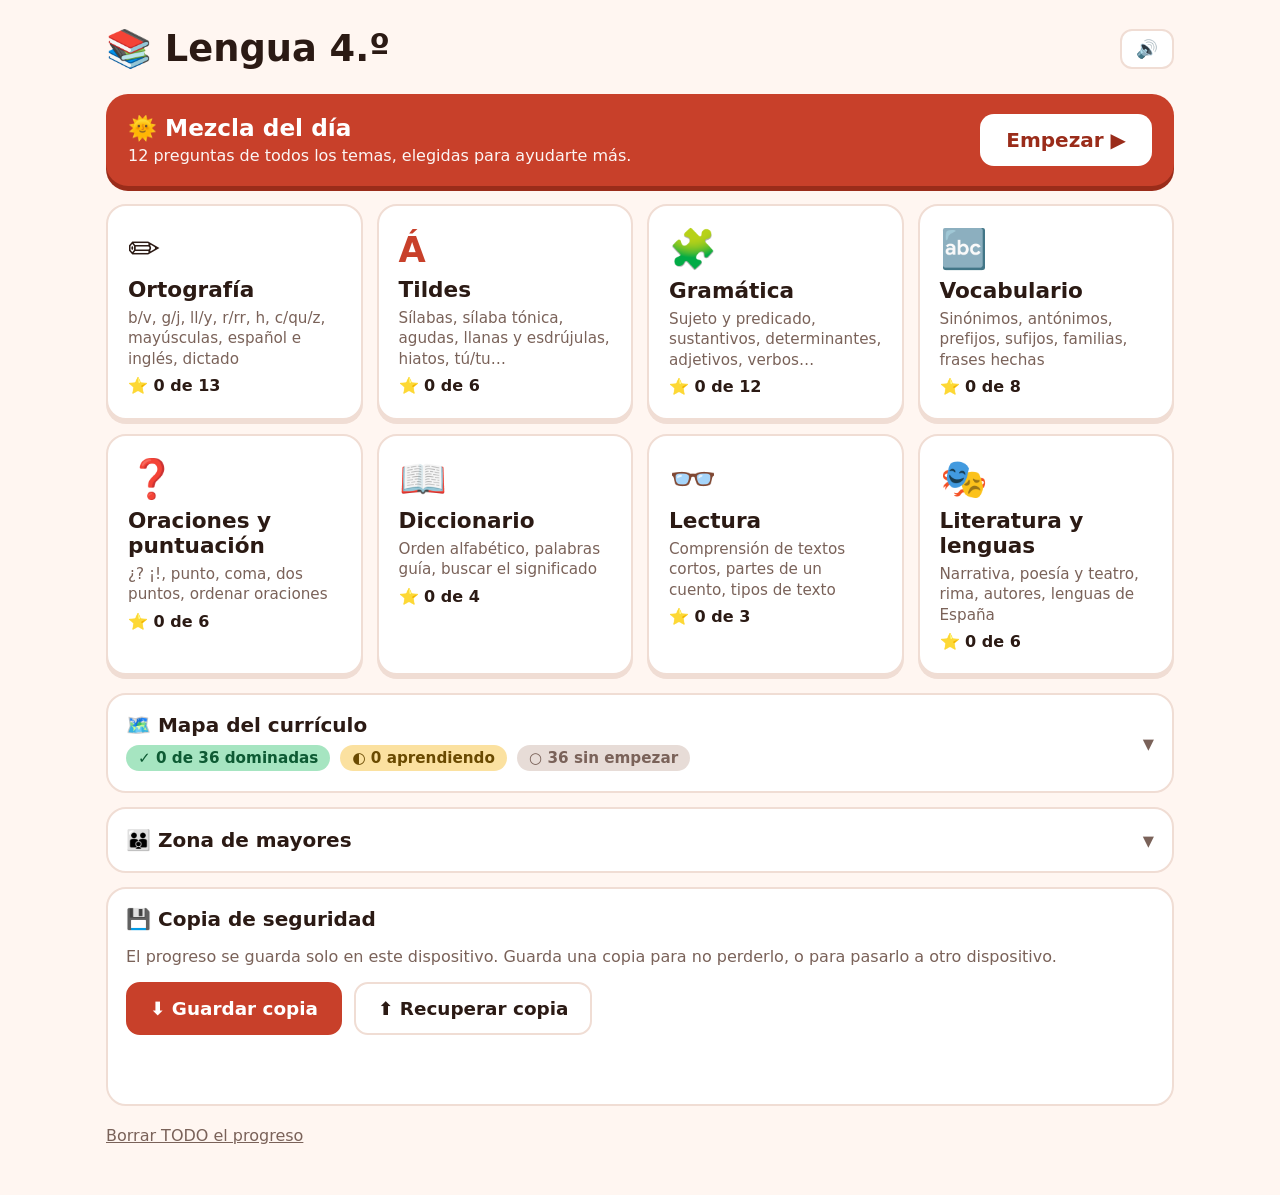
<file: index.html>
<!doctype html>
<html lang="es">
<head>
<meta charset="utf-8">
<meta name="viewport" content="width=device-width, initial-scale=1, maximum-scale=1, user-scalable=no">
<meta name="apple-mobile-web-app-capable" content="yes">
<meta name="mobile-web-app-capable" content="yes">
<meta name="theme-color" content="#c8402a">
<title>Lengua 4.º</title>
<link rel="manifest" href="manifest.webmanifest">
<link rel="icon" href="icon-192.png">
<link rel="apple-touch-icon" href="icon-192.png">
<link rel="stylesheet" href="shared/style.css">
<style>
/* main page only */
.daily{display:flex;align-items:center;justify-content:space-between;gap:16px;flex-wrap:wrap;background:var(--accent);color:var(--accent-ink);
  border-radius:22px;padding:20px 22px;margin:16px 0 6px;box-shadow:0 5px 0 var(--accent-dark)}
.daily h2{margin:0 0 4px;font-size:1.45rem}
.daily p{margin:0;opacity:.95}
.daily .btn{background:#fff;color:var(--accent-dark);border:none;font-size:1.25rem;padding:14px 26px}
.daily .btn:disabled{opacity:.6;cursor:default}
.mode .letter{display:inline-block;font-weight:900;color:var(--accent);font-size:2.2rem;line-height:1.1}
.cmap-sec{margin-top:14px}
.cmap-sec h3{margin:0 0 6px;font-size:1rem}
.cline{display:flex;align-items:flex-start;gap:10px;padding:8px 10px;border-radius:10px;color:var(--ink);text-decoration:none;line-height:1.35}
a.cline:hover{background:var(--key)}
.cline .st{flex:0 0 9.6em;white-space:nowrap;text-align:center;font-size:.8rem;font-weight:800;border-radius:999px;padding:2px 8px;margin-top:1px}
.st.new{background:var(--grey);color:var(--muted)}
.st.learning{background:#fbe1a0;color:#6a4a00}
.st.mastered{background:#a6e5c1;color:#0d5a33}
.st.class{background:transparent;color:var(--muted);border:2px dashed var(--line)}
.cline.class{color:var(--muted)}
.summary-row{display:flex;flex-wrap:wrap;gap:10px;margin:8px 0 2px}
.summary-row .st{font-size:.95rem;font-weight:800;border-radius:999px;padding:4px 12px}
details.panel > summary{cursor:pointer;list-style:none;display:flex;align-items:center;justify-content:space-between}
details.panel > summary::-webkit-details-marker{display:none}
details.panel > summary h2{margin:0}
details.panel > summary::after{content:"▾";font-size:1.4rem;color:var(--muted)}
details[open].panel > summary::after{content:"▴"}
.wk{position:relative;max-width:560px}
.wk svg{width:100%;height:auto;display:block}
.wk-bar{fill:var(--accent)}
.wk-hit{fill:transparent;cursor:pointer}
.wk-hit:hover + .wk-bar,.wk-hit.on + .wk-bar{fill:var(--accent-dark)}
.wk-tip{position:absolute;pointer-events:none;background:var(--ink);color:var(--bg);border-radius:10px;padding:6px 10px;font-size:.9rem;white-space:nowrap;transform:translate(-50%,-110%);display:none}
.ch-grid{stroke:var(--line);stroke-width:1.5}
.ch-axis{stroke:var(--ink)}
.ch-num{fill:var(--muted);font-weight:700}
.weak{display:grid;gap:8px}
.weak a{display:flex;justify-content:space-between;gap:10px;background:var(--key);border-radius:12px;padding:10px 12px;color:var(--ink);text-decoration:none}
.weak small{color:var(--muted)}
.dtable{border-collapse:separate;border-spacing:0;margin:8px 0;background:var(--card);border:2px solid var(--line);border-radius:14px;overflow:hidden;font-size:.95rem}
.dtable th,.dtable td{padding:6px 12px;border-bottom:1px solid var(--line);text-align:center}
.dtable tr:last-child td{border-bottom:none}
.dtable th{background:var(--key)}
.facts{display:grid;gap:6px;margin-top:10px}
.facts div{background:var(--key);border-radius:12px;padding:8px 12px}
</style>
</head>
<body>
<section id="hub" class="screen active">
  <div class="top">
    <h1>📚 Lengua 4.º</h1>
    <button id="soundBtn" class="ghost" aria-label="Sonido sí o no">🔊</button>
  </div>

  <div class="daily" id="daily"></div>

  <div id="topics" class="modes"></div>

  <details class="panel" id="mapPanel">
    <summary><div><h2>🗺️ Mapa del currículo</h2><div id="mapSummary" class="summary-row"></div></div></summary>
    <p class="muted">Todo lo que se aprende en 4.º de Primaria (Comunidad de Madrid), más lo que añade el libro de 4.º. Toca una línea para practicarla.
      Las marcadas «en clase» no se pueden practicar en una app: hablar, leer libros enteros, investigar…</p>
    <div id="cmap"></div>
  </details>

  <details class="panel" id="parents">
    <summary><h2>👪 Zona de mayores</h2></summary>
    <div id="parentBody"></div>
  </details>

  <div class="panel">
    <h2>💾 Copia de seguridad</h2>
    <p class="muted">El progreso se guarda solo en este dispositivo. Guarda una copia para no perderlo, o para pasarlo a otro dispositivo.</p>
    <div class="btnrow" style="justify-content:flex-start;margin-top:10px">
      <button id="backupBtn" class="btn primary">⬇️ Guardar copia</button>
      <button id="restoreBtn" class="btn">⬆️ Recuperar copia</button>
      <input id="restoreFile" type="file" accept=".json,application/json" hidden>
    </div>
    <p id="backupMsg" class="muted" style="min-height:1.2em"></p>
  </div>
  <button id="resetBtn" class="link">Borrar TODO el progreso</button>
</section>

<script src="shared/progress.js"></script>
<script src="shared/engine.js"></script>
<script src="shared/words.js"></script>
<script src="shared/silabas.js"></script>
<script src="shared/curriculum.js"></script>
<!-- every topic's skills.js goes here as it is built: for progress, the curriculum map and the daily mix -->
<script src="ortografia/skills.js"></script>
<script src="tildes/skills.js"></script>
<script src="gramatica/skills.js"></script>
<script src="vocabulario/skills.js"></script>
<script src="oraciones/skills.js"></script>
<script src="diccionario/skills.js"></script>
<script src="lectura/skills.js"></script>
<script src="literatura/skills.js"></script>
<script>
(function(){
"use strict";
const { $, prog:P, shuffle } = L4;

/* The topics, in the order of the roadmap. built:false shows "Próximamente". */
const TOPICS = [
  { id:"ortografia",  emoji:"✏️", name:"Ortografía",            path:"ortografia/",  desc:"b/v, g/j, ll/y, r/rr, h, c/qu/z, mayúsculas, español e inglés, dictado" },
  { id:"tildes",      emoji:'<span class="letter">Á</span>', name:"Tildes",               path:"tildes/",      desc:"Sílabas, sílaba tónica, agudas, llanas y esdrújulas, hiatos, tú/tu…" },
  { id:"gramatica",   emoji:"🧩", name:"Gramática",             path:"gramatica/",   desc:"Sujeto y predicado, sustantivos, determinantes, adjetivos, verbos…" },
  { id:"vocabulario", emoji:"🔤", name:"Vocabulario",           path:"vocabulario/", desc:"Sinónimos, antónimos, prefijos, sufijos, familias, frases hechas" },
  { id:"oraciones",   emoji:"❓", name:"Oraciones y puntuación", path:"oraciones/",   desc:"¿? ¡!, punto, coma, dos puntos, ordenar oraciones" },
  { id:"diccionario", emoji:"📖", name:"Diccionario",           path:"diccionario/", desc:"Orden alfabético, palabras guía, buscar el significado" },
  { id:"lectura",     emoji:"👓", name:"Lectura",               path:"lectura/",     desc:"Comprensión de textos cortos, partes de un cuento, tipos de texto" },
  { id:"literatura",  emoji:"🎭", name:"Literatura y lenguas",  path:"literatura/",  desc:"Narrativa, poesía y teatro, rima, autores, lenguas de España" }
];
const built = t => L4.TOPICS.some(x => x.id === t.id);
const allSkills = () => L4.TOPICS.flatMap(T => T.skills.map(s => ({ s, T })));

/* ---------- topic tiles ---------- */
function renderTopics(){
  $("#topics").innerHTML = TOPICS.map(t => {
    if (!built(t)) return `<div class="mode soon" aria-disabled="true"><span class="emoji">${t.emoji}</span><b>${t.name}</b><small>${t.desc}</small><small><b style="font-size:1rem">🚧 Próximamente</b></small></div>`;
    const topic = L4.TOPICS.find(x => x.id === t.id);
    return `<a class="mode" href="${t.path}"><span class="emoji">${t.emoji}</span><b>${t.name}</b><small>${t.desc}</small><small><b style="font-size:1rem;color:var(--ink)">⭐ ${P.topicStars(topic)} de ${topic.skills.length}</b></small></a>`;
  }).join("");
}

/* ---------- the daily mix ---------- */
function status(id){ const r = P.peek(id); return !r || !r.seen ? (r && r.star ? "mastered" : "new") : r.star ? "mastered" : "learning"; }
function renderDaily(){
  if (!allSkills().length){
    $("#daily").innerHTML = `<div><h2>🌞 Mezcla del día</h2><p>Estará lista en cuanto haya temas para practicar.</p></div><button class="btn" disabled>Empezar ▶</button>`;
    return;
  }
  const d = P.daily, done = d.last === P.today(), yesterday = P.dayKey(new Date(Date.now() - 864e5));
  const streak = done || d.last === yesterday ? d.streak : 0;
  const line = done ? `✓ ¡Hecha hoy! 🔥 ${streak} ${streak === 1 ? "día" : "días"} seguidos. ¿Otra?`
             : streak ? `¡Sigue con tu racha de 🔥 ${streak} ${streak === 1 ? "día" : "días"}!`
             : "12 preguntas de todos los temas, elegidas para ayudarte más.";
  $("#daily").innerHTML = `<div><h2>🌞 Mezcla del día</h2><p>${line}</p></div><button class="btn" id="mixBtn">${done ? "Otra vez" : "Empezar"} ▶</button>`;
  $("#mixBtn").onclick = startMix;
}
function buildMix(){
  const pool = allSkills().map(({ s, T }) => {
    const r = P.peek(s.id), st = status(s.id);
    if (st === "new") return { s, T, w:1, lv:1, isNew:true };
    if (st === "mastered"){                            // review it if it hasn't been practised for a week
      const days = r && r.lastDate ? (Date.now() - new Date(r.lastDate)) / 864e5 : 99;
      return { s, T, w:days >= 7 ? 3 : .5, lv:3 };
    }
    return { s, T, w:r.last === 0 ? 6 : 4, lv:r.level };   // still learning: most of the mix
  });
  const qs = [], per = {}, keys = new Set();
  let news = 0, guard = 0;
  while (qs.length < 12 && guard++ < 800){
    // at most 2 questions per skill and 2 new skills, unless there aren't enough skills to fill the mix
    const strict = guard < 300;
    const [p] = L4.weightedPick(pool, pool.map(x => x.w), 1);
    if ((per[p.s.id] || 0) >= (strict ? 2 : 4) || (strict && p.isNew && !per[p.s.id] && news >= 2)) continue;
    let q; try { q = p.s.make(p.lv); } catch(e){ continue; }
    const k = q.key || q.text + "|" + (q.gap || "");
    if (keys.has(k)) continue;
    keys.add(k);
    if (p.isNew && !per[p.s.id]) news++;
    per[p.s.id] = (per[p.s.id] || 0) + 1;
    qs.push(Object.assign(q, { _skill:p.s.id, _lv:p.lv, _name:p.s.name, tag:`${p.T.emoji} ${p.s.name}` }));
  }
  return shuffle(qs);
}
L4._buildMix = buildMix;                               // for testing
let unlocked = [];                                     // levels and stars won during this mix
function startMix(){
  unlocked = [];
  L4.startSession({ title:"🌞 Mezcla del día", questions:buildMix(), requeue:true, maxQ:16, waitOnWrong:true,
    onAnswer:(q, ok, ms) => {
      P.record(q._skill, ok, ms);
      if (!q.retry){ const m = P.mixProgress(q._skill, q._lv, ok, q._name); if (m) unlocked.push(m); }   // retries don't count
    },
    onFinish:finishMix });
}
function finishMix(res){
  const first = res.filter(r => !r.q.retry), score = first.filter(r => r.ok).length;
  const fresh = P.dailyDone(), d = P.daily;
  const msg = (fresh ? `🔥 ¡${d.streak} ${d.streak === 1 ? "día" : "días"} seguidos! ` : "") +
    (score === first.length ? "¡Todas bien! ¡Genial!" : score >= first.length * .75 ? "¡Muy buen trabajo!" : "Buena práctica. Las difíciles volverán mañana.");
  L4.showResults({ title:fresh ? "¡Mezcla del día hecha! 🌞" : "¡Mezcla hecha! 🌞", score:`${score} / ${first.length}`, msg:unlocked.length ? `${msg} ${unlocked.join(" · ")}` : msg,
    missed:res.filter(r => !r.ok), buttons:[["Otra mezcla", startMix, ""], ["Inicio", goHome, "primary"]], celebrate:fresh || unlocked.length > 0 });
}
function goHome(){ L4.stopSession(); renderAll(); L4.show("hub"); }
L4.onQuit = goHome;

/* ---------- curriculum map ---------- */
const topicOf = id => L4.TOPICS.find(T => T.skills.some(s => s.id === id));
const pathOf = id => { const T = topicOf(id), t = T && TOPICS.find(x => x.id === T.id); return t ? `${t.path}#${id}` : null; };
const LABEL = { new:"○ Sin empezar", learning:"◐ Aprendiendo", mastered:"✓ Dominado", class:"En clase" };
function renderMap(){
  let html = "", count = { new:0, learning:0, mastered:0, class:0 }, total = 0;
  for (const sec of L4.CURRICULUM){
    html += `<div class="cmap-sec"><h3>${sec.title}</h3>`;
    for (const [text, ids] of sec.lines){
      const st = L4.lineStatus(ids); count[st]++; if (st !== "class") total++;
      const href = ids.length ? pathOf(ids[0]) : null;
      html += href ? `<a class="cline" href="${href}"><span class="st ${st}">${LABEL[st]}</span><span>${text}</span></a>`
                   : `<div class="cline class"><span class="st class">${LABEL[st]}</span><span>${text}</span></div>`;
    }
    html += `</div>`;
  }
  $("#cmap").innerHTML = html;
  $("#mapSummary").innerHTML = `<span class="st mastered">✓ ${count.mastered} de ${total} dominadas</span>
    <span class="st learning">◐ ${count.learning} aprendiendo</span><span class="st new">○ ${count.new} sin empezar</span>`;
}

/* ---------- for grown-ups ---------- */
const mins = ms => Math.round(ms / 60000);
function mondayOf(key){ const d = new Date(key + "T12:00"); d.setDate(d.getDate() - ((d.getDay() + 6) % 7)); return P.dayKey(d); }
function weeks(n){
  const out = [], start = new Date(mondayOf(P.today()) + "T12:00");
  for (let i = n - 1; i >= 0; i--){ const d = new Date(start); d.setDate(d.getDate() - 7 * i); out.push({ key:P.dayKey(d), n:0, ok:0, ms:0 }); }
  for (const [k, v] of Object.entries(P.days)){ const w = out.find(x => x.key === mondayOf(k)); if (w){ w.n += v.n; w.ok += v.ok; w.ms += v.ms; } }
  return out;
}
const shortDate = key => new Date(key + "T12:00").toLocaleDateString("es-ES", { day:"numeric", month:"short" });
/* answers per week: one series, so no legend; a tooltip on each bar, and a table underneath */
function weekChart(ws){
  const W = 560, H = 190, left = 40, top = 14, bottom = 30, pw = (W - left - 8) / ws.length, bw = Math.min(40, pw * .55);
  const max = Math.max(10, ...ws.map(w => w.n)), mag = Math.pow(10, Math.floor(Math.log10(max))), step = mag * (max / mag > 5 ? 2 : 1);
  const top2 = Math.ceil(max / step) * step, y = v => top + (H - top - bottom) * (1 - v / top2);
  let s = "";
  for (let v = 0; v <= top2; v += step) s += `<line x1="${left}" y1="${y(v)}" x2="${W - 4}" y2="${y(v)}" class="ch-grid"/><text x="${left - 6}" y="${y(v) + 4}" class="ch-num" style="text-anchor:end;font-size:12px">${v}</text>`;
  ws.forEach((w, i) => {
    const cx = left + pw * i + pw / 2, x = cx - bw / 2, yy = y(w.n), h = y(0) - yy, r = Math.min(4, h / 2);
    const tip = `Semana del ${shortDate(w.key)}: ${w.n} respuesta${w.n === 1 ? "" : "s"}${w.n ? `, ${Math.round(w.ok / w.n * 100)}% bien, ${mins(w.ms)} min` : ""}`;
    s += `<rect x="${cx - pw / 2}" y="${top}" width="${pw}" height="${H - top - bottom}" class="wk-hit" data-tip="${tip}"/>`;
    s += h > 0 ? `<path d="M${x},${y(0)} V${yy + r} Q${x},${yy} ${x + r},${yy} H${x + bw - r} Q${x + bw},${yy} ${x + bw},${yy + r} V${y(0)} Z" class="wk-bar"/>` : `<g></g>`;
    s += `<text x="${cx}" y="${H - 10}" class="ch-num" style="text-anchor:middle;font-size:12px">${shortDate(w.key)}</text>`;
  });
  s += `<line x1="${left}" y1="${y(0)}" x2="${W - 4}" y2="${y(0)}" class="ch-axis" style="stroke-width:1.5"/>`;
  return `<div class="wk"><svg viewBox="0 0 ${W} ${H}" role="img" aria-label="Respuestas cada semana, últimas ${ws.length} semanas">${s}</svg><div class="wk-tip"></div></div>`;
}
const table = (head, rows) => `<table class="dtable"><tr>${head.map(h => `<th>${h}</th>`).join("")}</tr>${rows.map(r => `<tr>${r.map(c => `<td>${c}</td>`).join("")}</tr>`).join("")}</table>`;
function renderParents(){
  const days = P.days, keys = Object.keys(days).sort();
  const last7 = keys.filter(k => (Date.now() - new Date(k + "T12:00")) / 864e5 < 7).map(k => days[k]);
  const sum = (arr, f) => arr.reduce((a, x) => a + x[f], 0);
  const n7 = sum(last7, "n"), ok7 = sum(last7, "ok"), ms7 = sum(last7, "ms");
  const ws = weeks(8);
  // weakest skills: answered at least 5 times, lowest share right first
  const weak = allSkills().map(({ s, T }) => ({ s, T, r:P.peek(s.id) })).filter(x => x.r && x.r.seen >= 5 && !x.r.star)
    .sort((a, b) => a.r.correct / a.r.seen - b.r.correct / b.r.seen).slice(0, 5);
  const stars = allSkills().filter(({ s }) => { const r = P.peek(s.id); return r && r.star; }).length;
  $("#parentBody").innerHTML = `
    <div class="records" style="margin-top:12px">
      <div class="rec"><small>Últimos 7 días</small><b>${n7}</b> <small>preguntas contestadas</small></div>
      <div class="rec"><small>Bien a la primera</small><b>${n7 ? Math.round(ok7 / n7 * 100) + "%" : "–"}</b><small>últimos 7 días</small></div>
      <div class="rec"><small>Tiempo contestando</small><b>${mins(ms7)}</b> <small>minutos, últimos 7 días</small></div>
      <div class="rec"><small>Racha de la mezcla del día</small><b>${P.daily.streak || 0}</b> <small>mejor: ${P.daily.best || 0} días</small></div>
      <div class="rec"><small>Habilidades dominadas</small><b>${stars}</b> <small>de ${allSkills().length} ⭐</small></div>
    </div>
    <h3>Preguntas contestadas cada semana</h3>
    ${weekChart(ws)}
    <details style="margin-top:6px"><summary class="muted" style="cursor:pointer">Ver como tabla</summary>
      ${table(["Semana del", "Respuestas", "Bien", "Minutos"], ws.slice().reverse().map(w => [shortDate(w.key), w.n, w.n ? Math.round(w.ok / w.n * 100) + "%" : "–", mins(w.ms)]))}
    </details>
    <h3>Lo que más le cuesta</h3>
    ${weak.length ? `<div class="weak">${weak.map(({ s, T, r }) => `<a href="${pathOf(s.id)}"><span>${s.emoji} ${s.name}<br><small>${T.title} · nivel ${r.level} de 3</small></span>
      <span style="text-align:right"><b>${Math.round(r.correct / r.seen * 100)}%</b><br><small>de ${r.seen} bien</small></span></a>`).join("")}</div>`
      : `<p class="muted">Aún no hay suficientes respuestas. Se rellena después de unas cuantas sesiones.</p>`}
    <div class="facts">
      <div>✍️ <b>Tildes:</b> ${P.accentsStrict() ? "ya cuentan como error en toda la app (habilidad «¿Lleva tilde?» dominada)." : "aún no cuentan como error: una palabra sin tilde se da por buena con un aviso «Casi». Contarán cuando domine «¿Lleva tilde?» en el tema Tildes."}</div>
      <div>🔊 <b>Dictado:</b> ${L4.canSpeak() ? "este dispositivo puede leer en voz alta en español." : "este dispositivo no tiene voz en español, así que el dictado usa dibujos. En la tablet: Ajustes → Texto a voz → español (España)."}</div>
    </div>
    <p class="muted" style="margin-top:14px">El tiempo cuenta lo que se tarda en cada pregunta (como mucho un minuto por pregunta), así que es algo menos que el tiempo total en la app.</p>`;
  // tooltip on the weekly bars (hover, or tap on the tablet)
  const box = $("#parentBody .wk"), tipEl = box.querySelector(".wk-tip");
  box.querySelectorAll(".wk-hit").forEach(h => {
    const show = () => {
      box.querySelectorAll(".wk-hit.on").forEach(o => o.classList.remove("on")); h.classList.add("on");
      const b = h.getBoundingClientRect(), o = box.getBoundingClientRect();
      tipEl.textContent = h.dataset.tip; tipEl.style.display = "block";
      tipEl.style.left = Math.min(Math.max(b.left - o.left + b.width / 2, 110), o.width - 110) + "px"; tipEl.style.top = "40px";
    };
    h.addEventListener("pointerenter", show); h.addEventListener("click", show);
    h.addEventListener("pointerleave", () => { h.classList.remove("on"); tipEl.style.display = "none"; });
  });
}

function renderAll(){
  renderDaily(); renderTopics(); renderMap(); renderParents();
  $("#soundBtn").textContent = P.sound ? "🔊" : "🔇";
}

$("#soundBtn").addEventListener("click", () => { P.sound = !P.sound; renderAll(); });
$("#resetBtn").addEventListener("click", () => {
  if (confirm("¿Borrar TODO el progreso de todos los temas (estrellas, niveles, racha)? No se puede deshacer.")){ P.resetAll(); location.reload(); }
});

/* ---------- backup & restore ---------- */
function backupMsg(t){ $("#backupMsg").textContent = t; }
$("#backupBtn").addEventListener("click", () => {
  try {
    const stamp = P.today(), name = `lengua4-copia-${stamp}.json`;
    const url = URL.createObjectURL(new Blob([JSON.stringify(P.backup(), null, 1)], { type:"application/json" }));
    const a = document.createElement("a");
    a.href = url; a.download = name;
    document.body.appendChild(a); a.click(); a.remove();
    setTimeout(() => URL.revokeObjectURL(url), 10000);
    backupMsg(`✓ Guardado "${name}" (mira en Descargas).`);
  } catch(e){ backupMsg("No se ha podido guardar la copia en este dispositivo."); }
});
$("#restoreBtn").addEventListener("click", () => $("#restoreFile").click());
$("#restoreFile").addEventListener("change", async e => {
  const f = e.target.files && e.target.files[0];
  e.target.value = "";
  if (!f) return;
  let obj;
  try { obj = JSON.parse(await f.text()); } catch(err){ backupMsg("Ese archivo no es una copia de Lengua 4.º."); return; }
  const when = obj && obj.savedAt ? new Date(obj.savedAt).toLocaleString("es-ES") : "una fecha desconocida";
  if (!confirm(`¿Cambiar el progreso de este dispositivo por la copia del ${when}?`)) return;
  try { P.restore(obj); renderAll(); backupMsg("✓ Progreso recuperado."); }
  catch(err){ backupMsg("Ese archivo no es una copia de Lengua 4.º."); }
});

L4.registerOffline("sw.js");
renderAll();
// …/#mapa or …/#mayores opens that panel (handy for a bookmark)
if (location.hash === "#mapa") $("#mapPanel").open = true;
if (location.hash === "#mayores") $("#parents").open = true;
})();
</script>
</body>
</html>
</file>
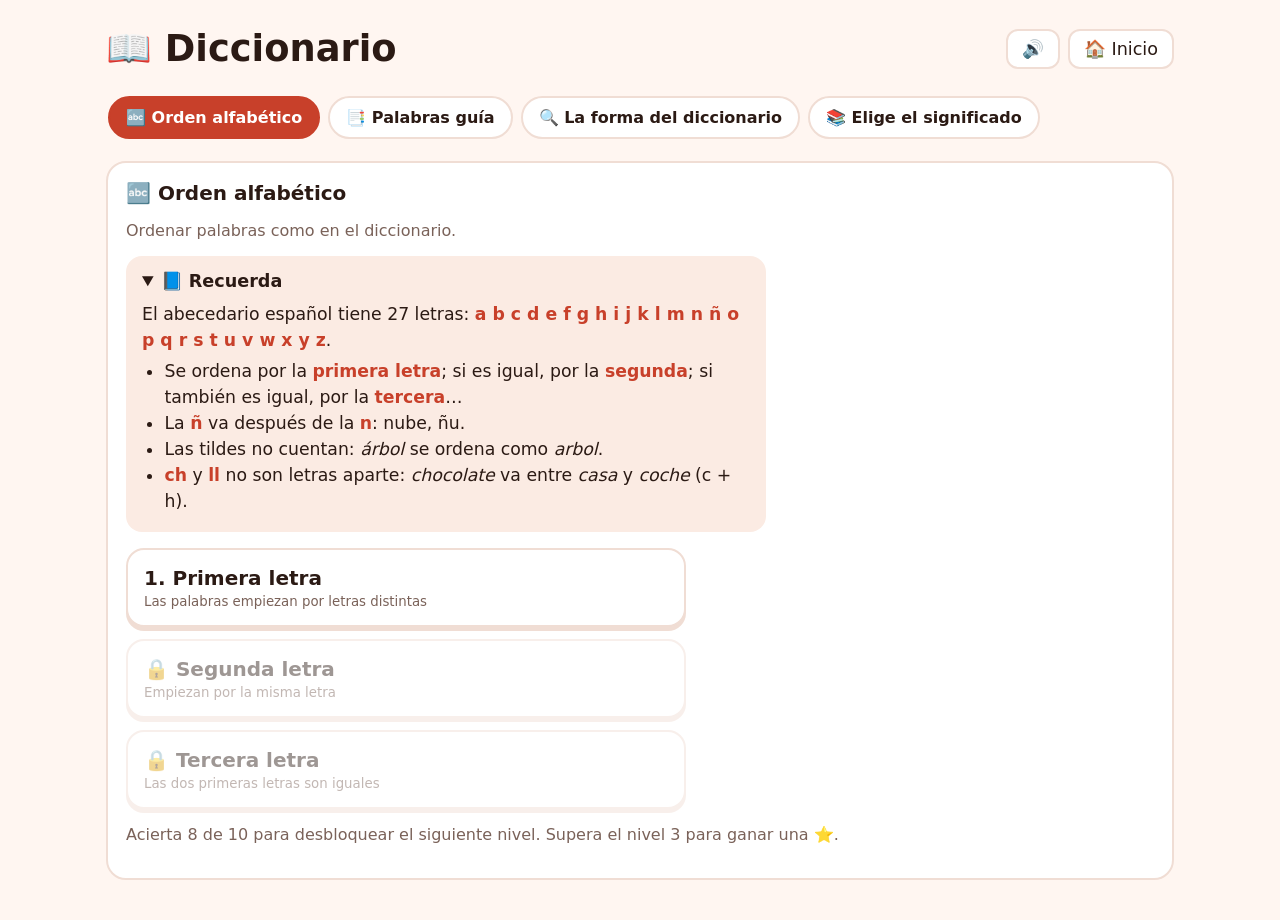
<file: diccionario/index.html>
<!doctype html>
<html lang="es">
<head>
<meta charset="utf-8">
<meta name="viewport" content="width=device-width, initial-scale=1, maximum-scale=1, user-scalable=no">
<meta name="apple-mobile-web-app-capable" content="yes">
<meta name="mobile-web-app-capable" content="yes">
<meta name="theme-color" content="#c8402a">
<title>Diccionario · Lengua 4.º</title>
<link rel="manifest" href="../manifest.webmanifest">
<link rel="icon" href="../icon-192.png">
<link rel="apple-touch-icon" href="../icon-192.png">
<link rel="stylesheet" href="../shared/style.css">
</head>
<body>
<script src="../shared/progress.js"></script>
<script src="../shared/engine.js"></script>
<script src="../shared/words.js"></script>
<script src="../shared/silabas.js"></script>
<script src="../shared/topic.js"></script>
<script src="../gramatica/skills.js"></script>
<script src="skills.js"></script>
<script>L4.openTopic("diccionario");</script>
</body>
</html>
</file>
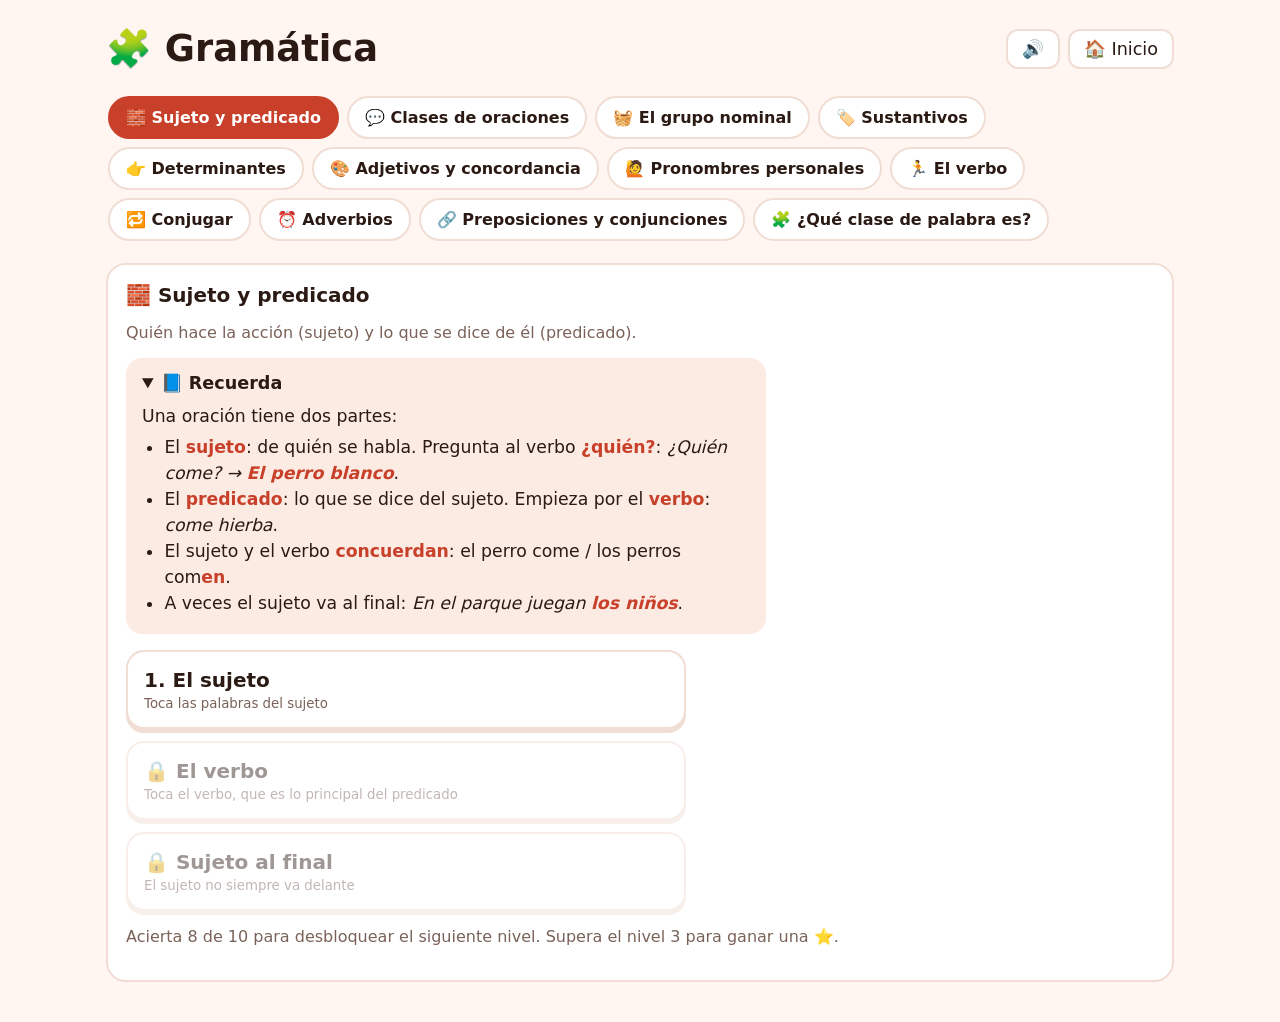
<file: gramatica/index.html>
<!doctype html>
<html lang="es">
<head>
<meta charset="utf-8">
<meta name="viewport" content="width=device-width, initial-scale=1, maximum-scale=1, user-scalable=no">
<meta name="apple-mobile-web-app-capable" content="yes">
<meta name="mobile-web-app-capable" content="yes">
<meta name="theme-color" content="#c8402a">
<title>Gramática · Lengua 4.º</title>
<link rel="manifest" href="../manifest.webmanifest">
<link rel="icon" href="../icon-192.png">
<link rel="apple-touch-icon" href="../icon-192.png">
<link rel="stylesheet" href="../shared/style.css">
</head>
<body>
<script src="../shared/progress.js"></script>
<script src="../shared/engine.js"></script>
<script src="../shared/words.js"></script>
<script src="../shared/silabas.js"></script>
<script src="../shared/topic.js"></script>
<script src="skills.js"></script>
<script>L4.openTopic("gramatica");</script>
</body>
</html>
</file>
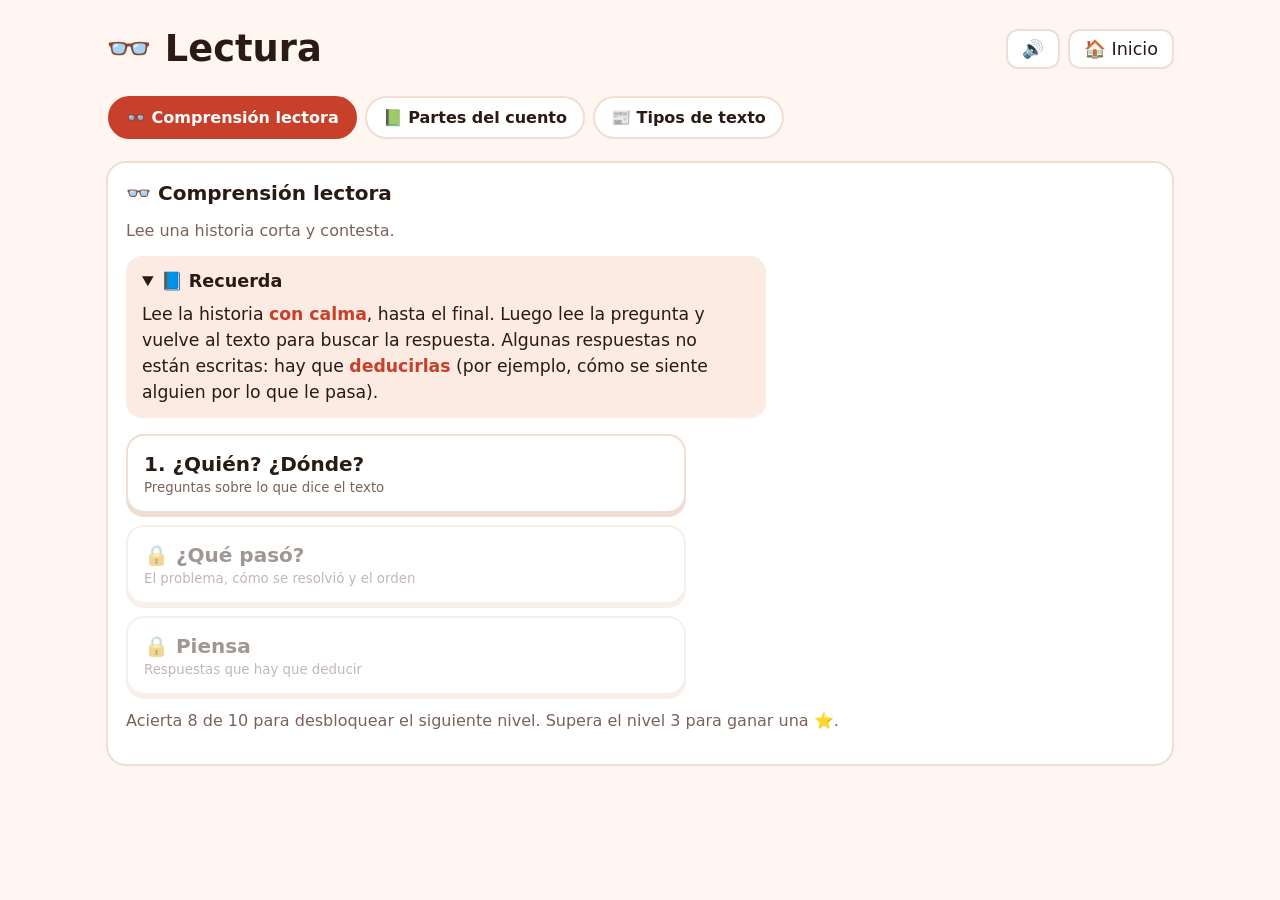
<file: lectura/index.html>
<!doctype html>
<html lang="es">
<head>
<meta charset="utf-8">
<meta name="viewport" content="width=device-width, initial-scale=1, maximum-scale=1, user-scalable=no">
<meta name="apple-mobile-web-app-capable" content="yes">
<meta name="mobile-web-app-capable" content="yes">
<meta name="theme-color" content="#c8402a">
<title>Lectura · Lengua 4.º</title>
<link rel="manifest" href="../manifest.webmanifest">
<link rel="icon" href="../icon-192.png">
<link rel="apple-touch-icon" href="../icon-192.png">
<link rel="stylesheet" href="../shared/style.css">
</head>
<body>
<script src="../shared/progress.js"></script>
<script src="../shared/engine.js"></script>
<script src="../shared/words.js"></script>
<script src="../shared/silabas.js"></script>
<script src="../shared/topic.js"></script>
<script src="skills.js"></script>
<script>L4.openTopic("lectura");</script>
</body>
</html>
</file>
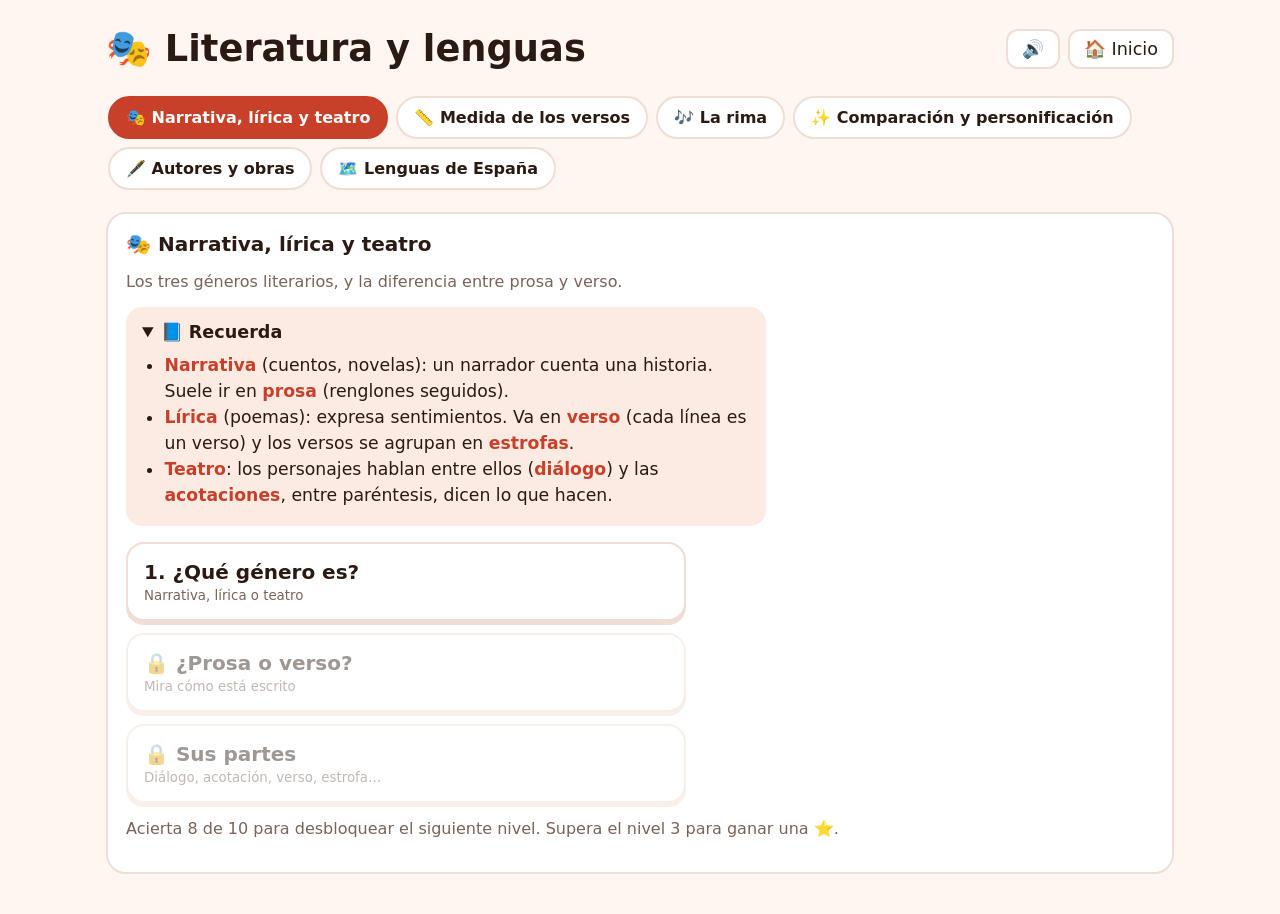
<file: literatura/index.html>
<!doctype html>
<html lang="es">
<head>
<meta charset="utf-8">
<meta name="viewport" content="width=device-width, initial-scale=1, maximum-scale=1, user-scalable=no">
<meta name="apple-mobile-web-app-capable" content="yes">
<meta name="mobile-web-app-capable" content="yes">
<meta name="theme-color" content="#c8402a">
<title>Literatura y lenguas · Lengua 4.º</title>
<link rel="manifest" href="../manifest.webmanifest">
<link rel="icon" href="../icon-192.png">
<link rel="apple-touch-icon" href="../icon-192.png">
<link rel="stylesheet" href="../shared/style.css">
</head>
<body>
<script src="../shared/progress.js"></script>
<script src="../shared/engine.js"></script>
<script src="../shared/words.js"></script>
<script src="../shared/silabas.js"></script>
<script src="../shared/topic.js"></script>
<script src="skills.js"></script>
<script>L4.openTopic("literatura");</script>
</body>
</html>
</file>
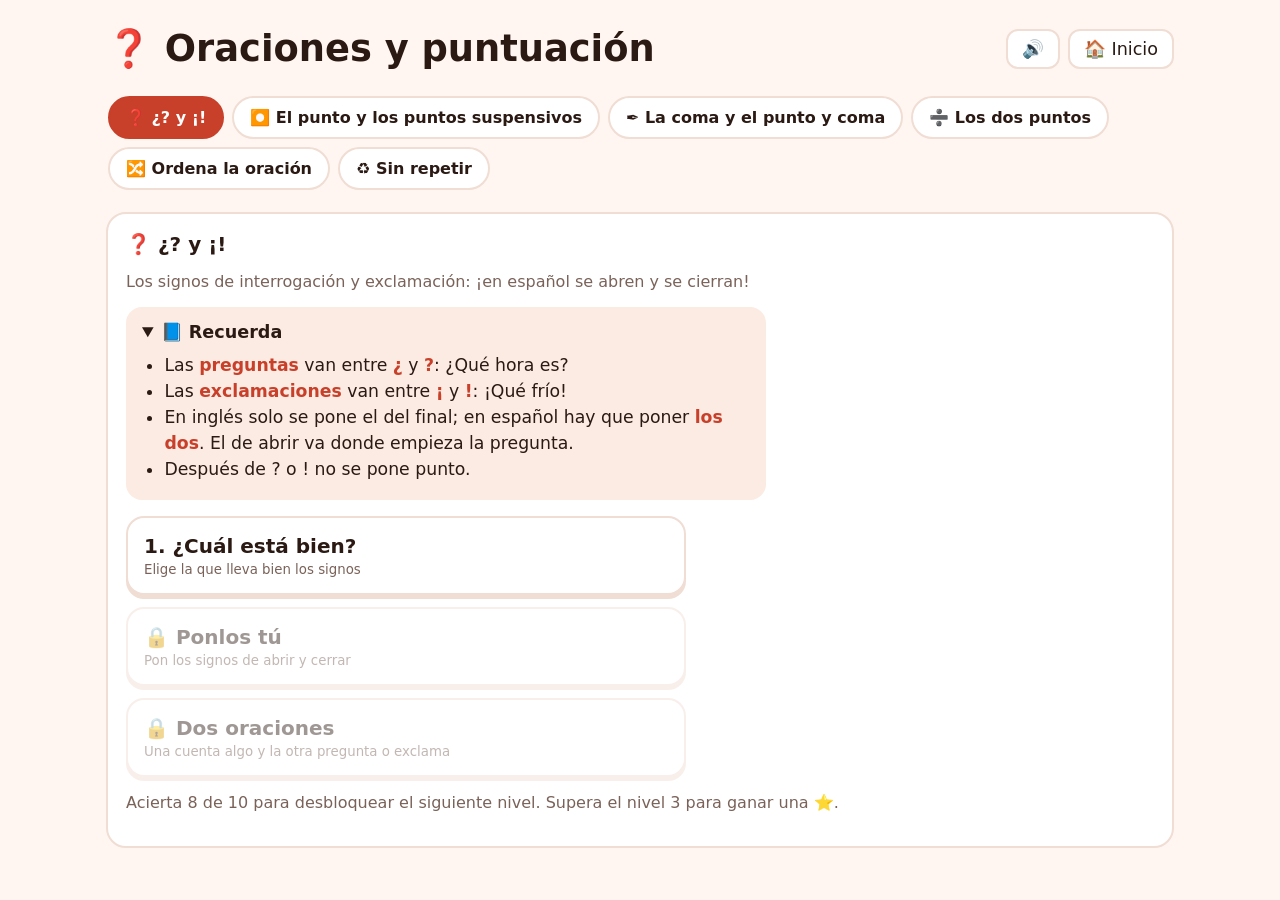
<file: oraciones/index.html>
<!doctype html>
<html lang="es">
<head>
<meta charset="utf-8">
<meta name="viewport" content="width=device-width, initial-scale=1, maximum-scale=1, user-scalable=no">
<meta name="apple-mobile-web-app-capable" content="yes">
<meta name="mobile-web-app-capable" content="yes">
<meta name="theme-color" content="#c8402a">
<title>Oraciones y puntuación · Lengua 4.º</title>
<link rel="manifest" href="../manifest.webmanifest">
<link rel="icon" href="../icon-192.png">
<link rel="apple-touch-icon" href="../icon-192.png">
<link rel="stylesheet" href="../shared/style.css">
</head>
<body>
<script src="../shared/progress.js"></script>
<script src="../shared/engine.js"></script>
<script src="../shared/words.js"></script>
<script src="../shared/silabas.js"></script>
<script src="../shared/topic.js"></script>
<script src="../gramatica/skills.js"></script>
<script src="skills.js"></script>
<script>L4.openTopic("oraciones");</script>
</body>
</html>
</file>
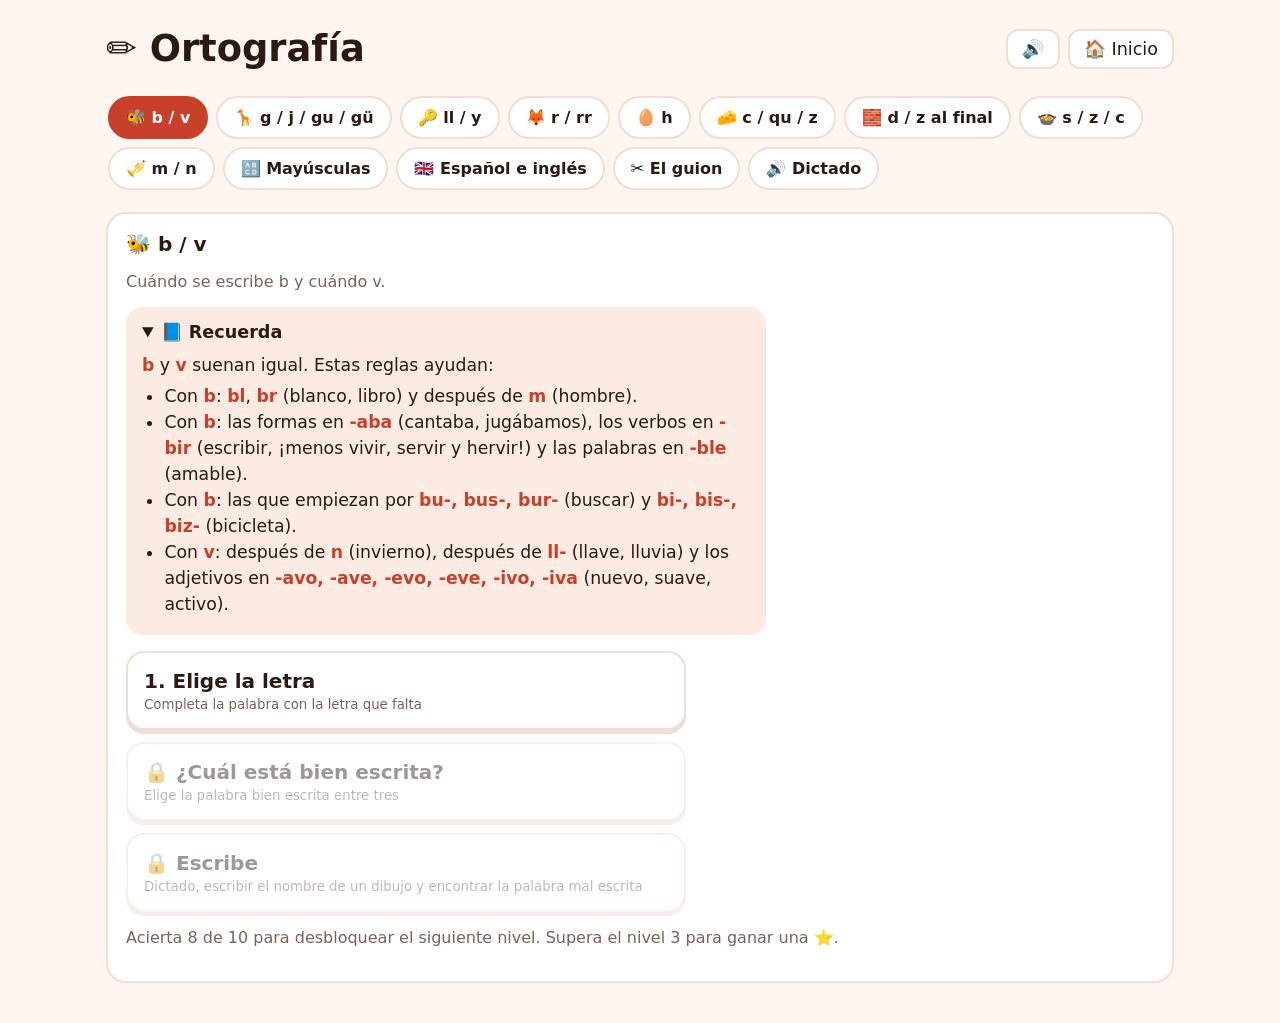
<file: ortografia/index.html>
<!doctype html>
<html lang="es">
<head>
<meta charset="utf-8">
<meta name="viewport" content="width=device-width, initial-scale=1, maximum-scale=1, user-scalable=no">
<meta name="apple-mobile-web-app-capable" content="yes">
<meta name="mobile-web-app-capable" content="yes">
<meta name="theme-color" content="#c8402a">
<title>Ortografía · Lengua 4.º</title>
<link rel="manifest" href="../manifest.webmanifest">
<link rel="icon" href="../icon-192.png">
<link rel="apple-touch-icon" href="../icon-192.png">
<link rel="stylesheet" href="../shared/style.css">
</head>
<body>
<script src="../shared/progress.js"></script>
<script src="../shared/engine.js"></script>
<script src="../shared/words.js"></script>
<script src="../shared/silabas.js"></script>
<script src="../shared/topic.js"></script>
<script src="skills.js"></script>
<script>L4.openTopic("ortografia");</script>
</body>
</html>
</file>
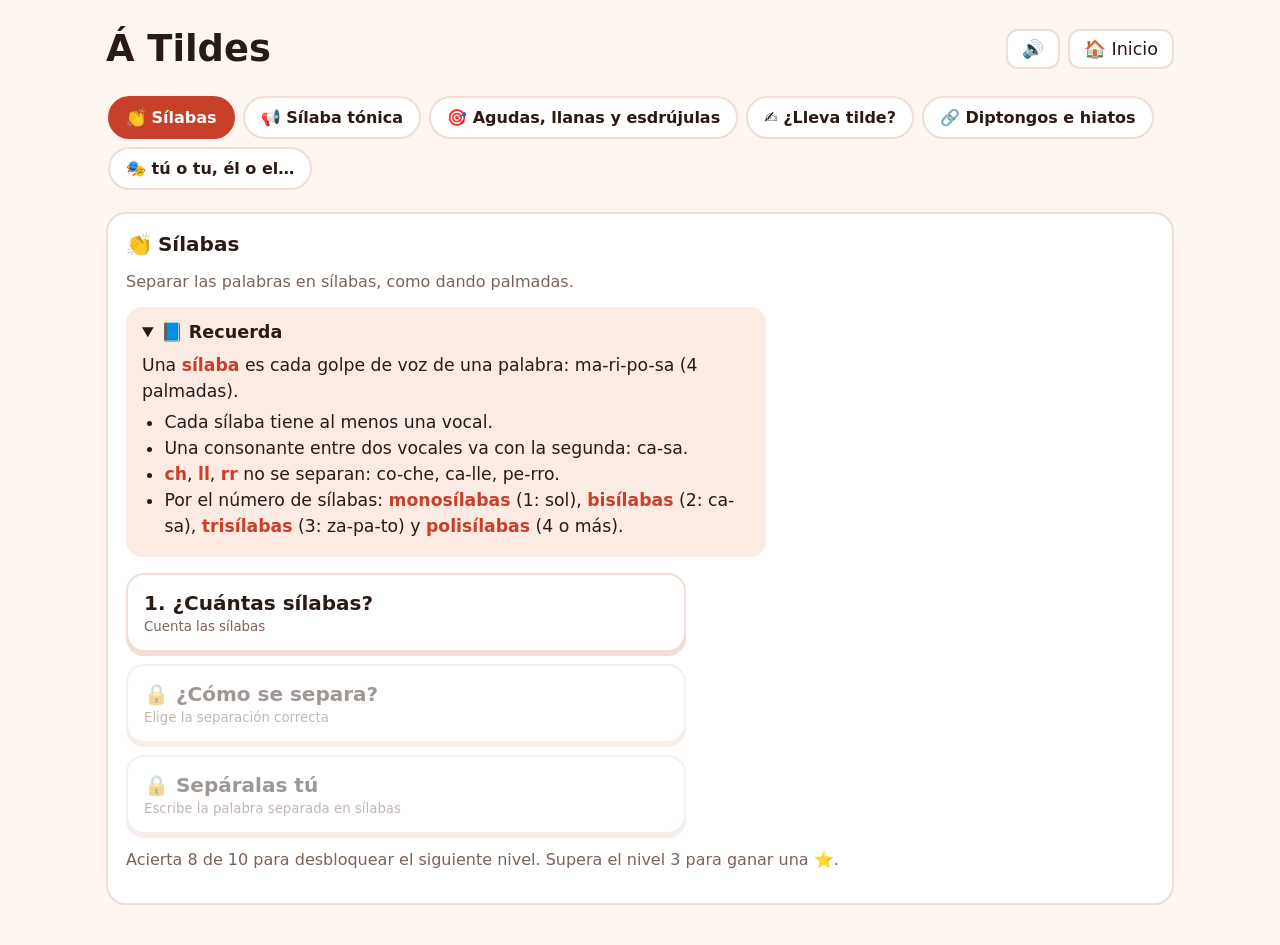
<file: tildes/index.html>
<!doctype html>
<html lang="es">
<head>
<meta charset="utf-8">
<meta name="viewport" content="width=device-width, initial-scale=1, maximum-scale=1, user-scalable=no">
<meta name="apple-mobile-web-app-capable" content="yes">
<meta name="mobile-web-app-capable" content="yes">
<meta name="theme-color" content="#c8402a">
<title>Tildes · Lengua 4.º</title>
<link rel="manifest" href="../manifest.webmanifest">
<link rel="icon" href="../icon-192.png">
<link rel="apple-touch-icon" href="../icon-192.png">
<link rel="stylesheet" href="../shared/style.css">
</head>
<body>
<script src="../shared/progress.js"></script>
<script src="../shared/engine.js"></script>
<script src="../shared/words.js"></script>
<script src="../shared/silabas.js"></script>
<script src="../shared/topic.js"></script>
<script src="skills.js"></script>
<script>L4.openTopic("tildes");</script>
</body>
</html>
</file>
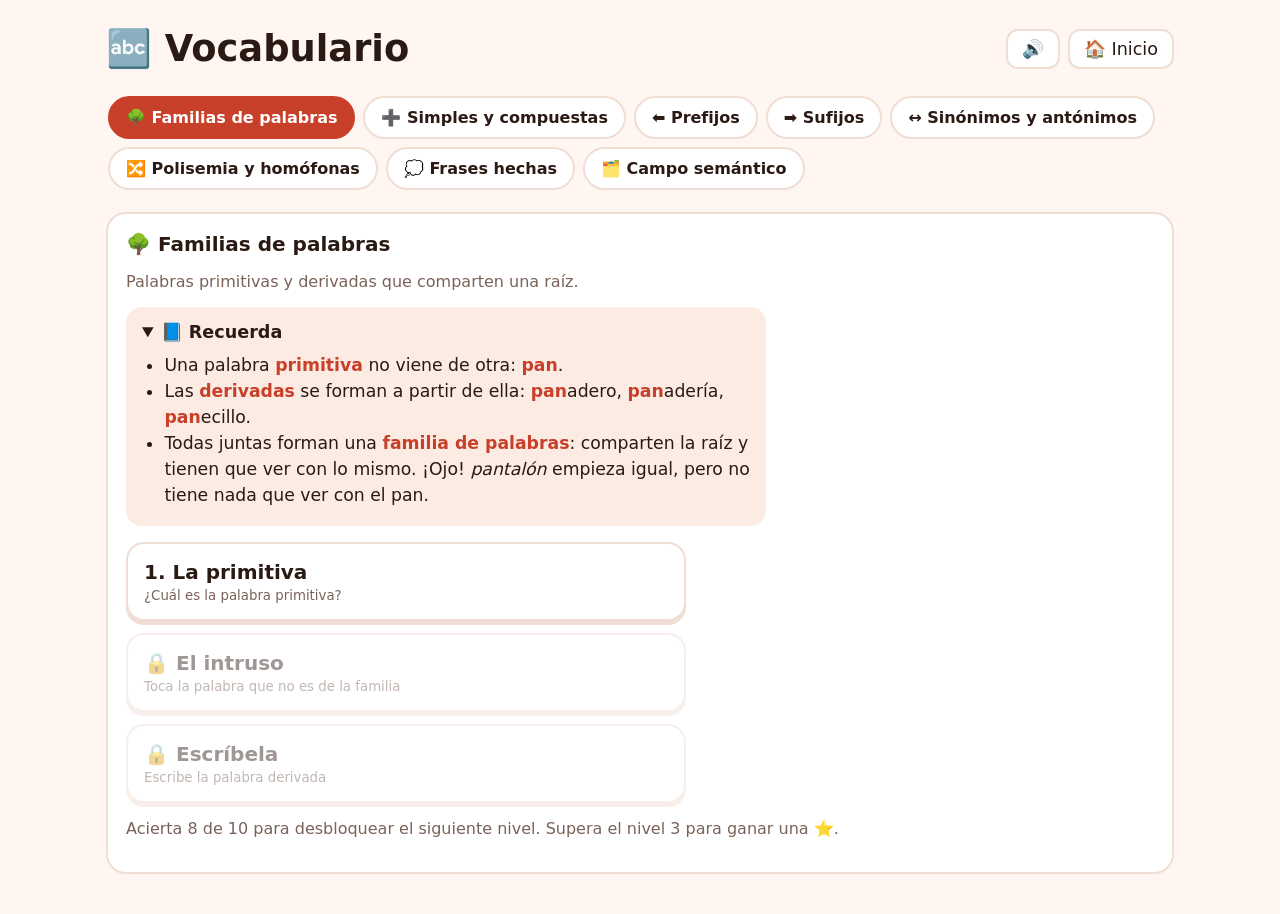
<file: vocabulario/index.html>
<!doctype html>
<html lang="es">
<head>
<meta charset="utf-8">
<meta name="viewport" content="width=device-width, initial-scale=1, maximum-scale=1, user-scalable=no">
<meta name="apple-mobile-web-app-capable" content="yes">
<meta name="mobile-web-app-capable" content="yes">
<meta name="theme-color" content="#c8402a">
<title>Vocabulario · Lengua 4.º</title>
<link rel="manifest" href="../manifest.webmanifest">
<link rel="icon" href="../icon-192.png">
<link rel="apple-touch-icon" href="../icon-192.png">
<link rel="stylesheet" href="../shared/style.css">
</head>
<body>
<script src="../shared/progress.js"></script>
<script src="../shared/engine.js"></script>
<script src="../shared/words.js"></script>
<script src="../shared/silabas.js"></script>
<script src="../shared/topic.js"></script>
<script src="skills.js"></script>
<script>L4.openTopic("vocabulario");</script>
</body>
</html>
</file>
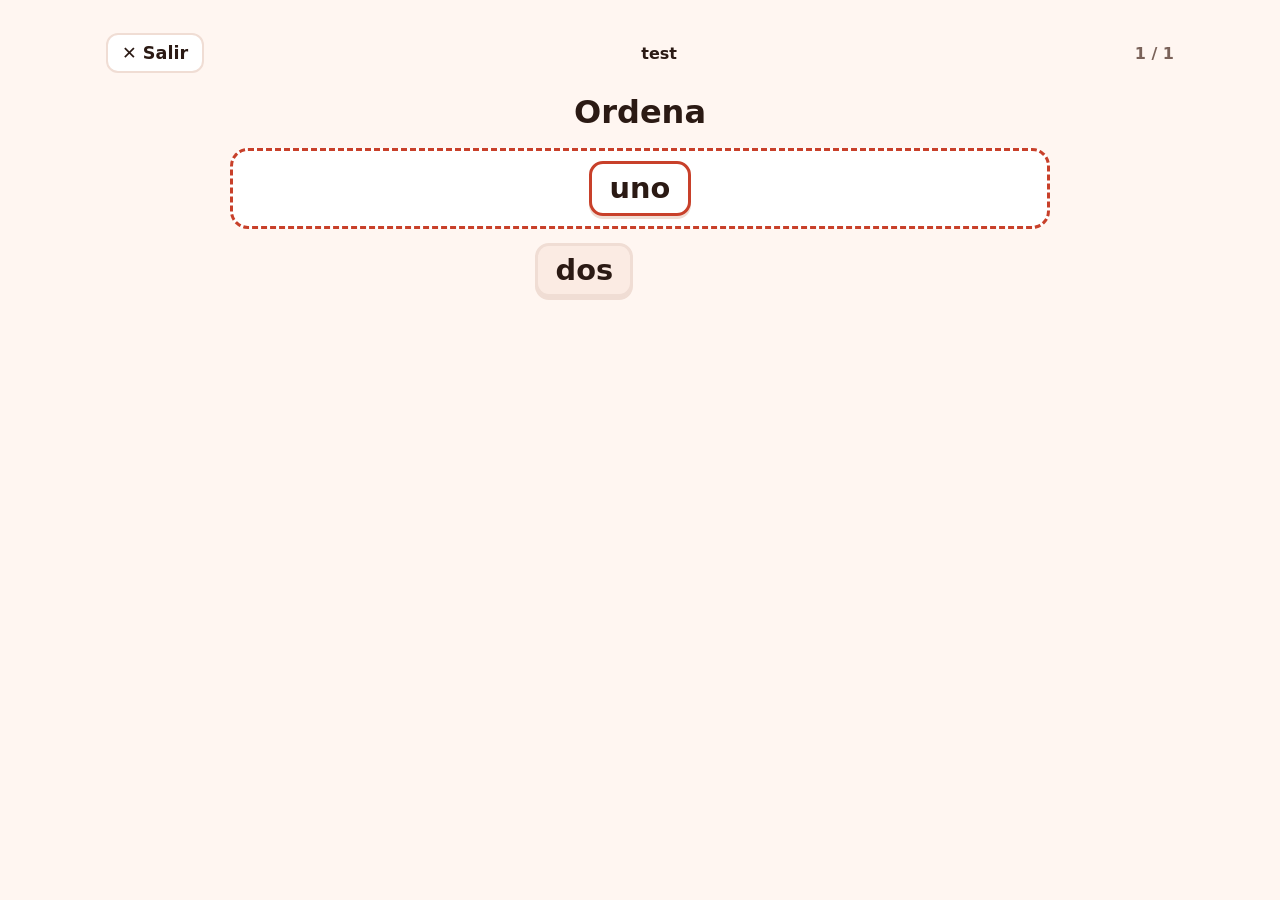
<file: tests/engine.html>
<!doctype html>
<html lang="es">
<head>
<meta charset="utf-8">
<title>Engine tests</title>
<link rel="stylesheet" href="../shared/style.css">
</head>
<body>
<pre id="out"></pre>
<script>try { localStorage.removeItem("lengua4-v1"); } catch(e){}</script>
<script src="../shared/progress.js"></script>
<script src="../shared/engine.js"></script>
<script src="../shared/words.js"></script>
<script>
/* Automated checks for the answer inputs: each one plays a question by simulating taps and key presses.
   Run with tests/check.py (headless Chrome), or open this page in a browser. */
const out = [];
(async function(){
"use strict";
const $ = s => document.querySelector(s);
let fails = 0;
function ok(cond, name){ out.push((cond ? "PASS " : "FAIL ") + name); if (!cond) fails++; }
const tick = ms => new Promise(r => setTimeout(r, ms));
const press = k => { const b = document.querySelector(`#kbd [data-k="${k}"]`); if (!b) throw new Error("no key " + k); b.dispatchEvent(new PointerEvent("pointerdown", { bubbles:true })); };
const typeWord = w => { for (const ch of w) press(ch === " " ? "space" : ch); };
const keydown = key => document.dispatchEvent(new KeyboardEvent("keydown", { key, bubbles:true }));
/* play one question; act() answers it; resolves with what onAnswer saw, and the feedback shown after it */
function play(q, act, extra){
  return new Promise(async resolve => {
    let seen = null;
    L4.startSession(Object.assign({ title:"test", questions:[q], okDelay:1, badDelay:1,
      onAnswer:(qq, ok, ms, given, result) => {
        seen = { ok, given, result };
        setTimeout(() => Object.assign(seen, { fb:$("#feedback").className, fbText:$("#feedback").textContent, ans:$("#answer").className }), 0);
      },
      onFinish:res => setTimeout(() => resolve(Object.assign(seen || {}, { res })), 0) }, extra || {}));
    await tick(5);
    act();
    setTimeout(() => resolve(Object.assign(seen || {}, { timeout:true })), 3000);
  });
}

/* ---- compareText ---- */
ok(L4.compareText("árbol", "árbol") === "ok", "compare: same word");
ok(L4.compareText("  Árbol ", "árbol") === "ok", "compare: capitals and spaces don't count");
ok(L4.compareText("arbol", "árbol") === "accent", "compare: missing accent → accent");
ok(L4.compareText("árból", "árbol") === "accent", "compare: extra accent → accent");
ok(L4.compareText("arvol", "árbol") === "wrong", "compare: wrong letter → wrong");
ok(L4.compareText("pinguino", "pingüino") === "wrong", "compare: ü is a letter, not an accent");
ok(L4.compareText("nino", "niño") === "wrong", "compare: ñ is a letter, not an accent");
ok(L4.compareText("madrid", "Madrid", true) === "wrong", "compare: caseSensitive");
ok(L4.compareText("Madrid", "Madrid", true) === "ok", "compare: caseSensitive right");
ok(L4.compareText("la  casa", "la casa") === "ok", "compare: double space");
ok(L4.compareText("e", ["y", "e"]) === "ok", "compare: list of answers");

/* ---- text input ---- */
let r = await play({ input:"text", text:"Escribe", answer:"árbol" }, () => { press("acute"); typeWord("arbol"); press("ok"); });
ok(r.result === "ok" && r.given === "árbol", "text: ´ + a makes á, árbol right");
ok(r.ans.includes("right"), "text: answer box turns green");

r = await play({ input:"text", text:"Escribe", answer:"árbol" }, () => { typeWord("arbol"); press("ok"); });
ok(r.result === "accent" && r.ok === true, "text: missing accent counts as right (soft) with result accent");
ok(r.fb.includes("near") && r.fbText.includes("árbol") && r.fbText.includes("tilde"), "text: 'Casi' note names the right word");
ok(r.res.length === 1 && r.res[0].result === "accent", "text: result stored");

r = await play({ input:"text", text:"Escribe", answer:"árbol" }, async () => {
  typeWord("arbol"); press("ok");
  await tick(30);                                  // the same word comes back: answer it again
  press("acute"); typeWord("arbol"); press("ok");
}, { requeue:true, maxQ:5 });
ok(r.res && r.res.length === 2 && r.res[1].q.retry && r.res[1].result === "ok", "text: an accent slip comes back later (requeue)");

r = await play({ input:"text", text:"Escribe", answer:"árbol", strictAccent:true }, () => { typeWord("arbol"); press("ok"); });
ok(r.result === "wrong" && r.fbText.includes("tilde"), "text: strictAccent → wrong, and says only the accent is wrong");

r = await play({ input:"text", text:"Escribe", answer:"Madrid", caseSensitive:true }, () => { typeWord("madrid"); press("ok"); });
ok(r.result === "wrong", "text: caseSensitive, no capital → wrong");
r = await play({ input:"text", text:"Escribe", answer:"Madrid", caseSensitive:true }, () => { press("shift"); typeWord("madrid"); press("ok"); });
ok(r.result === "ok" && r.given === "Madrid", "text: ⇧ makes one capital letter only");

r = await play({ input:"text", text:"Escribe", answer:"pingüino" }, () => { typeWord("ping"); press("diaer"); typeWord("uino"); press("ok"); });
ok(r.result === "ok", "text: ¨ + u makes ü");
r = await play({ input:"text", text:"Escribe", answer:"niño" }, () => { typeWord("niño"); press("ok"); });
ok(r.result === "ok", "text: ñ key");
r = await play({ input:"text", text:"Escribe", answer:"Ábaco", caseSensitive:true }, () => { press("shift"); press("acute"); typeWord("abaco"); press("ok"); });
ok(r.given === "Ábaco" && r.result === "ok", "text: ⇧ + ´ + a makes Á");
r = await play({ input:"text", text:"Escribe", answer:"pan" }, () => { press("acute"); typeWord("pan"); press("ok"); });
ok(r.given === "pan", "text: ´ before a consonant is dropped");
r = await play({ input:"text", text:"Escribe", answer:"pan" }, () => { press("acute"); press("del"); typeWord("pan"); press("ok"); });
ok(r.given === "pan", "text: ⌫ cancels a pending ´");
r = await play({ input:"text", text:"Escribe", answer:"la casa" }, () => { press("space"); typeWord("la"); press("space"); press("space"); typeWord("casa"); press("ok"); });
ok(r.given === "la casa" && r.result === "ok", "text: no leading or double spaces");
r = await play({ input:"text", text:"Escribe", answer:"gato" }, () => { typeWord("gatox"); press("del"); press("ok"); });
ok(r.given === "gato", "text: ⌫ deletes a letter");

let fired = false;
r = await play({ input:"text", text:"Escribe", answer:"sol" }, () => { press("ok"); fired = !!document.querySelector("#feedback").textContent; typeWord("sol"); press("ok"); });
ok(!fired && r.result === "ok", "text: Comprobar with nothing typed does nothing");

r = await play({ input:"text", text:"Escribe", answer:"árbol" }, () => { for (const k of ["á","r","b","o","l"]) keydown(k); keydown("Enter"); });
ok(r.result === "ok", "text: a real keyboard types á directly, Enter checks");
r = await play({ input:"text", text:"Escribe", answer:"¿Qué?", keys:["¿","?"], caseSensitive:true },
  () => { press("¿"); press("shift"); typeWord("qu"); press("acute"); typeWord("e"); press("?"); press("ok"); });
ok(r.result === "ok", "text: extra keys (¿ ?) for one question");
ok(document.querySelectorAll("#kxtra button").length === 2, "text: extra keys shown");
r = await play({ input:"text", text:"Escribe", answer:"abc", maxLen:3 }, () => { typeWord("abcd"); press("ok"); });
ok(r.given === "abc", "text: maxLen stops typing");

/* ---- choice and gap ---- */
r = await play({ input:"choice", text:"¿Cuál?", choices:["vaca", "baca"], answer:"vaca" }, () => document.querySelector('#choices [data-c="0"]').click());
ok(r.result === "ok", "choice: right button");
r = await play({ input:"choice", text:"¿Cuál?", choices:["vaca", "baca"], answer:"vaca" }, () => document.querySelector('#choices [data-c="1"]').click());
ok(r.result === "wrong" && document.querySelector('#choices [data-c="0"]').classList.contains("right") && document.querySelector('#choices [data-c="1"]').classList.contains("wrongpick"),
   "choice: wrong pick red, right one green");
r = await play({ input:"gap", text:"¿b o v?", gap:"ca_allo", choices:["b", "v"], answer:"b" }, () => document.querySelector('#choices [data-c="1"]').click());
ok(r.result === "wrong" && $("#answer .slot").classList.contains("wrongpick") && $("#answer .fix").textContent.includes("caballo"), "gap: wrong letter red, right word shown");
ok(r.res[0].givenText === "cavallo", "gap: given text is the word as the child wrote it");
r = await play({ input:"gap", text:"¿ll o y?", gap:"_uvia", choices:["ll", "y"], answer:"ll" }, () => document.querySelector('#choices [data-c="0"]').click());
ok(r.result === "ok" && $("#answer").textContent.startsWith("lluvia"), "gap: two-letter fill");
r = await play({ input:"gap", text:"¿b o v?", gap:"ca_allo", choices:["b", "v"], answer:"b" }, () => keydown("1"));
ok(r.result === "ok", "gap: number keys pick a choice");

/* ---- words ---- */
const W = ["El", "perro", "come", "pienso", "."];
r = await play({ input:"words", text:"Toca los sustantivos", words:W, answer:[1, 3] }, () => {
  document.querySelector('[data-w="1"]').click(); document.querySelector('[data-w="3"]').click(); document.querySelector("[data-check]").click(); });
ok(r.result === "ok", "words: pick the right two");
ok(!document.querySelector('[data-w="4"]') && document.querySelector(".mark"), "words: punctuation isn't tappable");
r = await play({ input:"words", text:"Toca los sustantivos", words:W, answer:[1, 3] }, () => {
  document.querySelector('[data-w="1"]').click(); document.querySelector('[data-w="2"]').click(); document.querySelector("[data-check]").click(); });
ok(r.result === "wrong" && document.querySelector('[data-w="3"]').classList.contains("missed") && document.querySelector('[data-w="2"]').classList.contains("wrongpick"),
   "words: missed word dashed, wrong pick red");
r = await play({ input:"words", text:"Toca los sustantivos", words:W, answer:[1, 3] }, () => {
  const b = document.querySelector('[data-w="2"]'); b.click(); b.click();
  document.querySelector('[data-w="1"]').click(); document.querySelector('[data-w="3"]').click(); document.querySelector("[data-check]").click(); });
ok(r.result === "ok", "words: tapping again un-picks a word");
r = await play({ input:"words", text:"Toca el verbo", words:W, answer:[2], one:true }, () => document.querySelector('[data-w="2"]').click());
ok(r.result === "ok" && !document.querySelector("[data-check]"), "words: one:true answers on the first tap");
let early = true;
r = await play({ input:"words", text:"Toca", words:W, answer:[1] }, () => {
  document.querySelector("[data-check]").click(); early = !document.querySelector("#feedback").textContent;
  document.querySelector('[data-w="1"]').click(); document.querySelector("[data-check]").click(); });
ok(early && r.result === "ok", "words: Comprobar with nothing picked does nothing");

/* ---- order ---- */
function tapInOrder(items){
  for (const it of items){
    const b = [...document.querySelectorAll("#board .pool button")].find(x => x.textContent === it);
    b.click();
  }
}
r = await play({ input:"order", text:"Ordena", items:["El", "sol", "brilla"] }, () => { tapInOrder(["El", "sol", "brilla"]); document.querySelector("[data-check]").click(); });
ok(r.result === "ok", "order: right order");
r = await play({ input:"order", text:"Ordena", items:["El", "sol", "brilla"] }, () => { tapInOrder(["sol", "El", "brilla"]); document.querySelector("[data-check]").click(); });
ok(r.result === "wrong" && document.querySelector("#board .built").classList.contains("wrong"), "order: wrong order");
r = await play({ input:"order", text:"Ordena", items:["El", "sol", "brilla"] }, () => {
  tapInOrder(["sol"]); document.querySelector('#board [data-b="0"]').click();       // take it back out
  tapInOrder(["El", "sol", "brilla"]); document.querySelector("[data-check]").click(); });
ok(r.result === "ok", "order: tapping a placed card sends it back");
r = await play({ input:"order", text:"Sílabas", items:["ca", "sa"], joiner:"" }, () => { tapInOrder(["ca", "sa"]); document.querySelector("[data-check]").click(); });
ok(r.result === "ok" && r.res[0].givenText === "casa", "order: joiner '' joins syllables");
r = await play({ input:"order", text:"Letras", items:["a", "n", "a"], joiner:"" }, () => { tapInOrder(["a", "n", "a"]); document.querySelector("[data-check]").click(); });
ok(r.result === "ok", "order: repeated cards work");
r = await play({ input:"order", text:"Ordena", items:["uno", "dos"] }, () => { tapInOrder(["uno"]); });
ok(!document.querySelector("[data-check]"), "order: Comprobar only shows when every card is placed");
L4.stopSession();
let sameAsAnswer = 0;
for (let i = 0; i < 200; i++){
  L4.startSession({ title:"t", questions:[{ input:"order", text:"x", items:["a", "b", "c"] }], onFinish(){} });
  if ([...document.querySelectorAll("#board .pool button")].map(b => b.textContent).join("") === "abc") sameAsAnswer++;
}
L4.stopSession();
ok(sameAsAnswer === 0, "order: cards never start in the right order (200 tries)");

/* ---- punct ---- */
let pf = L4.punctFrom("Hola, Marta. ¿Cómo estás?");
ok(pf.words.join(" ") === "Hola Marta Cómo estás" && pf.answer.a0 === "," && pf.answer.a1 === "." && pf.answer.b2 === "¿" && pf.answer.a3 === "?", "punct: punctFrom reads the marks");
ok(L4.punctText(pf.words, pf.answer) === "Hola, Marta. ¿Cómo estás?", "punct: punctText writes them back");
const mark = m => document.querySelector(`#choices [data-m="${m}"]`).click();
const gapAt = g => document.querySelector(`#board [data-g="${g}"]`).click();
const PQ = () => Object.assign(L4.punctFrom("Hola, Marta. ¿Cómo estás?"), { input:"punct", text:"Pon los signos", marks:[",", ".", "¿", "?"] });
r = await play(PQ(), () => { mark(","); gapAt(1); mark("."); gapAt(2); mark("¿"); gapAt(2); mark("?"); gapAt(4); document.querySelector("[data-check]").click(); });
ok(r.result === "ok" && r.res[0].givenText === "Hola, Marta. ¿Cómo estás?", "punct: a full stop and ¿ share the same space");
r = await play(PQ(), () => { mark(","); gapAt(1); mark("."); gapAt(2); mark("?"); gapAt(4); document.querySelector("[data-check]").click(); });
ok(r.result === "wrong" && document.querySelector("#board .pm.missed"), "punct: a missing ¿ is wrong and shown");
r = await play(PQ(), () => { mark(","); gapAt(1); gapAt(1); gapAt(2); mark("."); gapAt(1); mark("¿"); gapAt(2); mark("?"); gapAt(4); document.querySelector("[data-check]").click(); });
ok(r.result === "wrong", "punct: tapping again removes a mark (and a misplaced one is wrong)");
r = await play(PQ(), () => { mark("¿"); gapAt(4); mark("."); gapAt(0); mark(","); gapAt(1); mark("."); gapAt(2); mark("¿"); gapAt(2); mark("?"); gapAt(4); document.querySelector("[data-check]").click(); });
ok(r.result === "ok", "punct: ¿ at the end and . at the start are ignored");
let none = true;
r = await play(PQ(), () => { document.querySelector("[data-check]").click(); none = !document.querySelector("#feedback").textContent;
  mark(","); gapAt(1); mark("."); gapAt(2); mark("¿"); gapAt(2); mark("?"); gapAt(4); document.querySelector("[data-check]").click(); });
ok(none && r.result === "ok", "punct: Comprobar with no marks does nothing");

/* ---- wrong answer waits for Siguiente ---- */
let finished = false;
L4.startSession({ title:"t", questions:[{ input:"choice", text:"?", choices:["a", "b"], answer:"a" }], waitOnWrong:true, onFinish(){ finished = true; } });
await tick(5);
document.querySelector('#choices [data-c="1"]').click();
await tick(50);
ok(!finished && document.querySelector("#contBtn"), "waitOnWrong: shows Siguiente and waits");
document.querySelector("#contBtn").click();
await tick(20);
ok(finished, "waitOnWrong: Siguiente moves on");

/* ---- accents become strict once the accent skill is mastered ---- */
L4.prog.skill(L4.prog.ACCENT_SKILL).star = true; L4.prog.save();
r = await play({ input:"text", text:"Escribe", answer:"árbol" }, () => { typeWord("arbol"); press("ok"); });
ok(r.result === "wrong", "accents: strict after the Tildes skill is mastered");
L4.prog.resetAll();
ok(!L4.prog.accentsStrict(), "accents: soft again after reset");

/* ---- results screen ---- */
L4.showResults({ title:"T", score:"1 / 2", msg:"m", missed:[{ q:{ input:"gap", gap:"ca_allo", answer:"b", text:"x" }, givenText:"cavallo" }], buttons:[["Inicio", () => {}, "primary"]] });
ok($("#resList").textContent.includes("caballo") && $("#resList").textContent.includes("tu respuesta: cavallo"), "results: shows the right word and the child's answer");

/* ---- progress: record, backup, restore ---- */
const P = L4.prog;
P.record("x-test", true, 1000); P.record("x-test", false, 1000);
const s = P.peek("x-test");
ok(s.seen === 2 && s.correct === 1 && s.last === 0, "progress: record");
const bk = JSON.parse(JSON.stringify(P.backup()));
P.resetAll();
ok(!P.peek("x-test"), "progress: reset");
P.restore(bk);
ok(P.peek("x-test") && P.peek("x-test").seen === 2, "progress: restore from backup");
let threw = false; try { P.restore({ app:"year4-maths", year4:{} }); } catch(e){ threw = true; }
ok(threw, "progress: a maths backup is refused");
ok(localStorage.getItem("y4-v1") === null && localStorage.getItem("lengua4-v1") !== null, "progress: saved under lengua4-v1, never the maths key");
let msg = null; for (let i = 0; i < 4; i++) msg = P.mixProgress("x-mix", 1, true, "Prueba");
ok(P.peek("x-mix").level === 2 && /nivel 2/.test(msg), "progress: 4 right in a row in the mix unlocks level 2");
P.resetAll();

/* ---- word bank ---- */
const all = L4.WORDS.all();
ok(all.length > 100 && all.every(w => typeof w === "string" && w.length > 1), "words: bank loads (" + all.length + " words)");
ok(L4.WORDS.nouns.every(n => n.g === "m" || n.g === "f"), "words: every noun has a gender");

out.push(`\nWORDS ${JSON.stringify(all)}`);
out.push(`DONE ${out.filter(l => l.startsWith("PASS")).length} passed, ${fails} failed`);
document.getElementById("out").textContent = out.join("\n");
document.title = fails ? "FAIL" : "OK";
})().catch(e => { document.getElementById("out").textContent = out.join("\n") + "\nCRASH " + e.stack; });
</script>
</body>
</html>
</file>
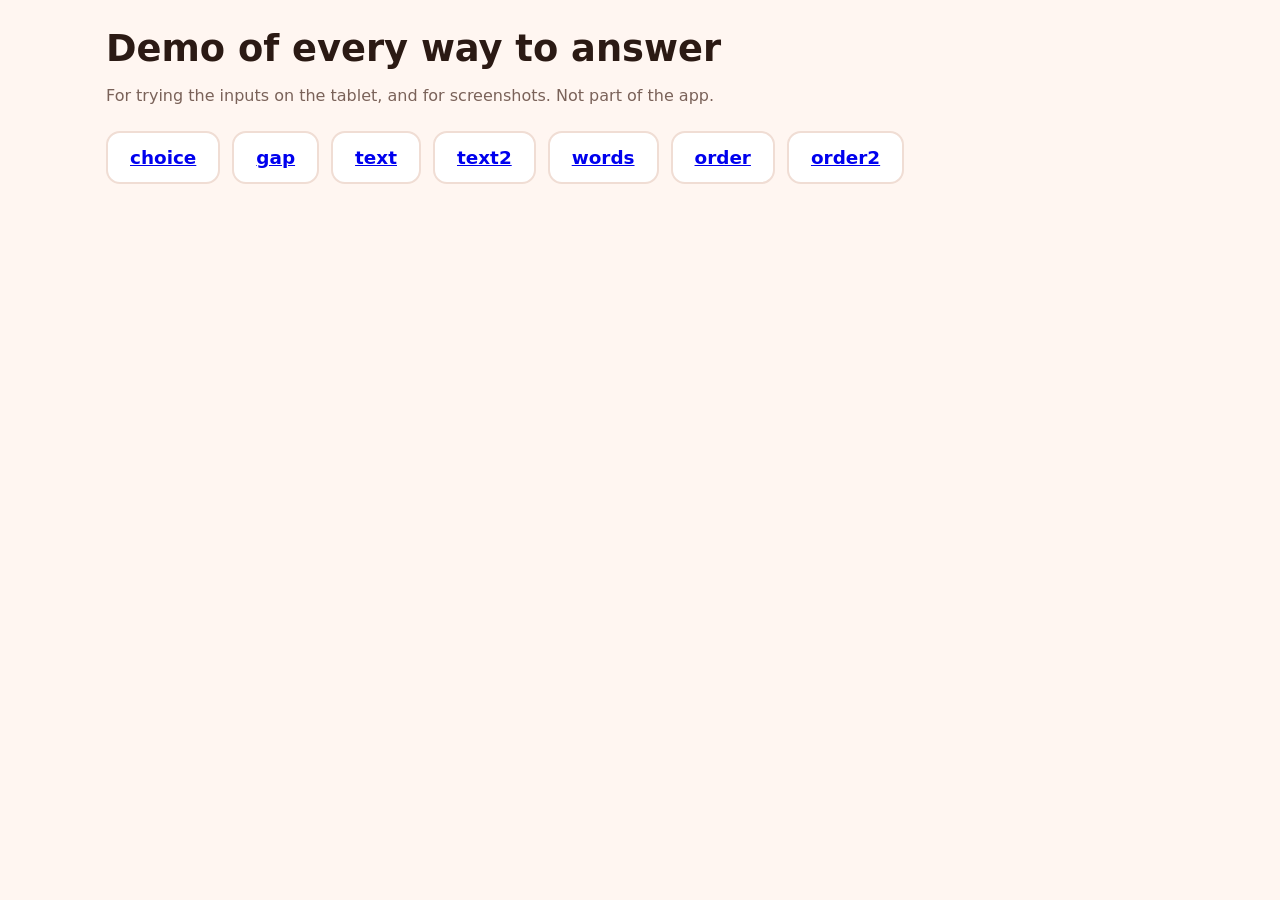
<file: tests/inputs.html>
<!doctype html>
<html lang="es">
<head>
<meta charset="utf-8">
<meta name="viewport" content="width=device-width, initial-scale=1, maximum-scale=1, user-scalable=no">
<title>Inputs demo · Lengua 4.º</title>
<link rel="stylesheet" href="../shared/style.css">
</head>
<body>
<section id="menu" class="screen active">
  <h1>Demo of every way to answer</h1>
  <p class="muted">For trying the inputs on the tablet, and for screenshots. Not part of the app.</p>
  <div class="btnrow" style="justify-content:flex-start" id="list"></div>
</section>
<script>try { localStorage.removeItem("lengua4-v1"); } catch(e){}</script>
<script src="../shared/progress.js"></script>
<script src="../shared/engine.js"></script>
<script>
/* ?i=text shows one input; &do=right|near|wrong also answers it, to show the feedback */
const DEMO = {
  choice:{ input:"choice", picture:"🐄", text:"¿Cuál está bien escrita?", choices:["vaca", "baca"], answer:"vaca",
           explain:"<b>vaca</b> (el animal) se escribe con v. <b>baca</b> es la parte de arriba del coche." },
  gap:   { input:"gap", picture:"🐴", text:"¿Con b o con v?", gap:"ca_allo", choices:["b", "v"], answer:"b",
           explain:"<b>caballo</b> se escribe con b." },
  text:  { input:"text", picture:"🌳", text:"Escribe el nombre:", answer:"árbol",
           explain:"Se escribe <b>árbol</b>, con tilde en la a." },
  text2: { input:"text", text:"Escribe la pregunta: <i>qué hora es</i>", answer:"¿Qué hora es?", keys:["¿", "?", "¡", "!"], caseSensitive:true,
           explain:"En español la pregunta se abre con <b>¿</b> y se cierra con <b>?</b>" },
  words: { input:"words", text:"Toca los <b>sustantivos</b>:", words:["La", "niña", "lleva", "una", "mochila", "roja", "."], answer:[1, 4],
           explain:"Los sustantivos son <b>niña</b> y <b>mochila</b>: nombran personas, animales o cosas." },
  order: { input:"order", text:"Ordena las palabras para formar una oración:", items:["Mi", "abuela", "hace", "pasteles", "riquísimos"],
           explain:"<b>Mi abuela hace pasteles riquísimos.</b>" },
  order2:{ input:"order", picture:"🦋", text:"Ordena las sílabas:", items:["ma", "ri", "po", "sa"], joiner:"",
           explain:"<b>mariposa</b>: ma-ri-po-sa." }
};
const p = new URLSearchParams(location.search), which = p.get("i");
document.getElementById("list").innerHTML = Object.keys(DEMO).map(k => `<a class="btn" href="?i=${k}">${k}</a>`).join("");
L4.onQuit = () => { location.search = ""; };
function answer(kind){
  const q = DEMO[which], press = k => document.querySelector(`#kbd [data-k="${k}"]`).dispatchEvent(new PointerEvent("pointerdown", { bubbles:true }));
  const click = s => document.querySelector(s).click();
  if (q.input === "choice" || q.input === "gap") click(`#choices [data-c="${q.choices.indexOf(q.answer) ^ (kind === "right" ? 0 : 1)}"]`);
  if (which === "text" && kind === "armed"){ for (const c of "arb") press(c); press("acute"); return; }
  if (which === "text"){ if (kind === "right") press("acute"); for (const c of kind === "wrong" ? "arvol" : "arbol") press(c); press("ok"); }
  if (which === "text2"){ press("¿"); press("shift"); for (const c of "que hora es") press(c === " " ? "space" : c); if (kind !== "wrong") press("?"); press("ok"); }
  if (q.input === "words"){ (kind === "right" ? [1, 4] : [1, 5]).forEach(i => click(`[data-w="${i}"]`)); click("[data-check]"); }
  if (q.input === "order"){
    const seq = kind === "right" ? q.items : [q.items[1], q.items[0], ...q.items.slice(2)];
    for (const it of seq) [...document.querySelectorAll("#board .pool button")].find(b => b.textContent === it).click();
    if (p.get("do") !== "half") click("[data-check]");
  }
}
if (which && DEMO[which]){
  L4.startSession({ title:"Demo · " + which, questions:[DEMO[which]], waitOnWrong:true, okDelay:600000, badDelay:600000, onFinish(){ location.search = ""; } });
  if (p.get("do")) setTimeout(() => answer(p.get("do")), 50);
}
</script>
</body>
</html>
</file>
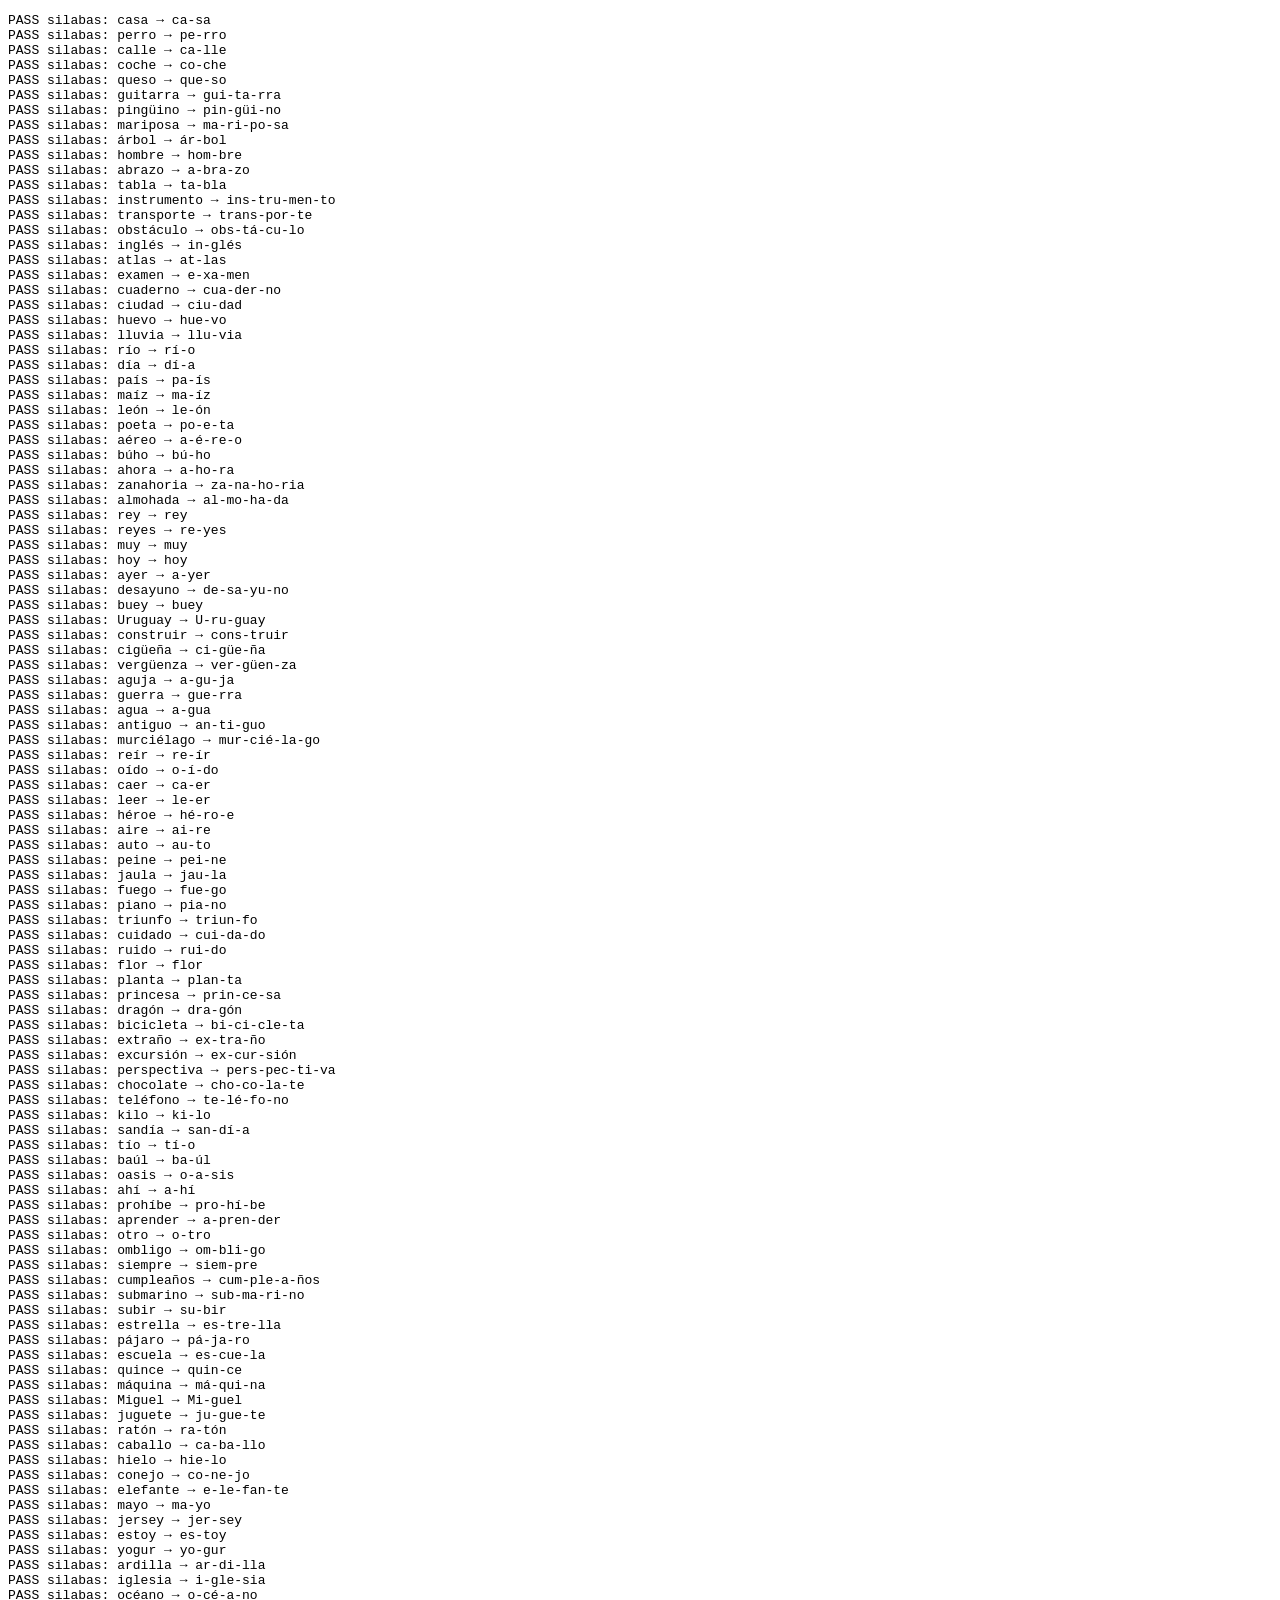
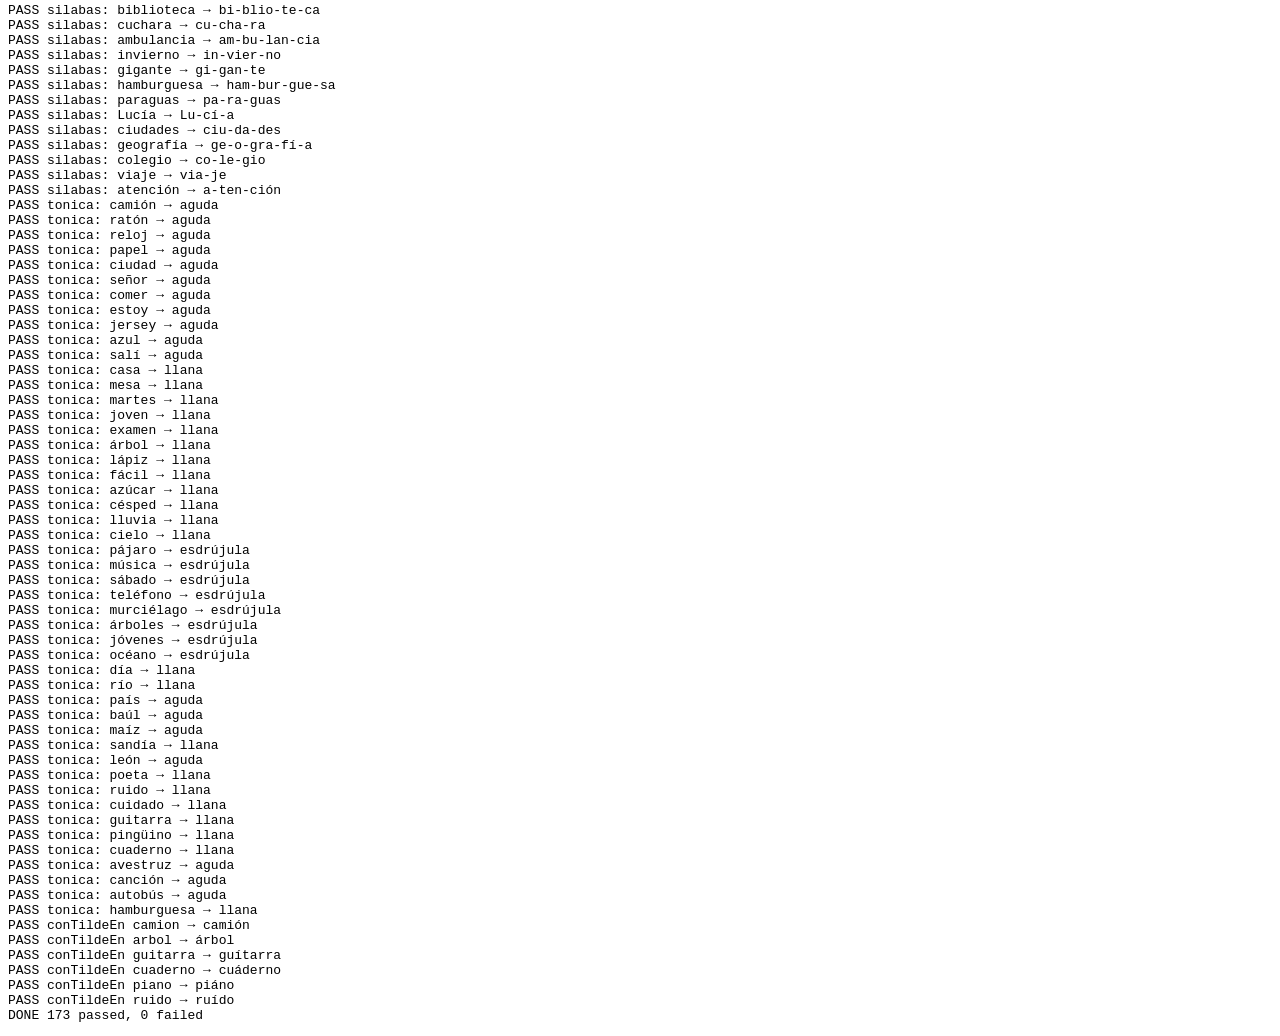
<file: tests/silabas.html>
<!doctype html>
<html lang="es">
<head><meta charset="utf-8"><title>Syllable tests</title></head>
<body>
<pre id="out"></pre>
<script src="../shared/silabas.js"></script>
<script>
/* Known syllable splits (checked against the RAE rules). Run with tests/check.py. */
const KNOWN = `casa ca-sa | perro pe-rro | calle ca-lle | coche co-che | queso que-so | guitarra gui-ta-rra | pingüino pin-güi-no
mariposa ma-ri-po-sa | árbol ár-bol | hombre hom-bre | abrazo a-bra-zo | tabla ta-bla | instrumento ins-tru-men-to
transporte trans-por-te | obstáculo obs-tá-cu-lo | inglés in-glés | atlas at-las | examen e-xa-men | cuaderno cua-der-no
ciudad ciu-dad | huevo hue-vo | lluvia llu-via | río rí-o | día dí-a | país pa-ís | maíz ma-íz | león le-ón | poeta po-e-ta
aéreo a-é-re-o | búho bú-ho | ahora a-ho-ra | zanahoria za-na-ho-ria | almohada al-mo-ha-da | rey rey | reyes re-yes | muy muy
hoy hoy | ayer a-yer | desayuno de-sa-yu-no | buey buey | Uruguay U-ru-guay | construir cons-truir | cigüeña ci-güe-ña
vergüenza ver-güen-za | aguja a-gu-ja | guerra gue-rra | agua a-gua | antiguo an-ti-guo | murciélago mur-cié-la-go | reír re-ír
oído o-í-do | caer ca-er | leer le-er | héroe hé-ro-e | aire ai-re | auto au-to | peine pei-ne | jaula jau-la | fuego fue-go
piano pia-no | triunfo triun-fo | cuidado cui-da-do | ruido rui-do | flor flor | planta plan-ta | princesa prin-ce-sa | dragón dra-gón
bicicleta bi-ci-cle-ta | extraño ex-tra-ño | excursión ex-cur-sión | perspectiva pers-pec-ti-va | chocolate cho-co-la-te
teléfono te-lé-fo-no | kilo ki-lo | sandía san-dí-a | tío tí-o | baúl ba-úl | oasis o-a-sis | ahí a-hí | prohíbe pro-hí-be
aprender a-pren-der | otro o-tro | ombligo om-bli-go | siempre siem-pre | cumpleaños cum-ple-a-ños | submarino sub-ma-ri-no
subir su-bir | estrella es-tre-lla | pájaro pá-ja-ro | escuela es-cue-la | quince quin-ce | máquina má-qui-na | Miguel Mi-guel
juguete ju-gue-te | ratón ra-tón | caballo ca-ba-llo | hielo hie-lo | conejo co-ne-jo | elefante e-le-fan-te | mayo ma-yo
jersey jer-sey | estoy es-toy | yogur yo-gur | ardilla ar-di-lla | iglesia i-gle-sia | océano o-cé-a-no | biblioteca bi-blio-te-ca
cuchara cu-cha-ra | ambulancia am-bu-lan-cia | invierno in-vier-no | gigante gi-gan-te | hamburguesa ham-bur-gue-sa | paraguas pa-ra-guas
Lucía Lu-cí-a | ciudades ciu-da-des | geografía ge-o-gra-fí-a | colegio co-le-gio | viaje via-je | atención a-ten-ción`;
const out = []; let fails = 0;
for (const pair of KNOWN.split(/\s*[|\n]\s*/)){
  const [word, want] = pair.trim().split(/\s+/);
  const got = L4.silabas(word).join("-");
  if (got !== want){ fails++; out.push(`FAIL silabas: ${word} → ${got} (want ${want})`); }
  else out.push(`PASS silabas: ${word} → ${got}`);
}
/* stressed syllable, written in capitals, and the type (a aguda, l llana, e esdrújula), labelled by hand */
const STRESS = `ca-MIÓN a | ra-TÓN a | re-LOJ a | pa-PEL a | ciu-DAD a | se-ÑOR a | co-MER a | es-TOY a | jer-SEY a | a-ZUL a | sa-LÍ a
CA-sa l | ME-sa l | MAR-tes l | JO-ven l | e-XA-men l | ÁR-bol l | LÁ-piz l | FÁ-cil l | a-ZÚ-car l | CÉS-ped l | LLU-via l | CIE-lo l
PÁ-ja-ro e | MÚ-si-ca e | SÁ-ba-do e | te-LÉ-fo-no e | mur-CIÉ-la-go e | ÁR-bo-les e | JÓ-ve-nes e | o-CÉ-a-no e
DÍ-a l | RÍ-o l | pa-ÍS a | ba-ÚL a | ma-ÍZ a | san-DÍ-a l | le-ÓN a | po-E-ta l | RUI-do l | cui-DA-do l | gui-TA-rra l
pin-GÜI-no l | cua-DER-no l | a-ves-TRUZ a | can-CIÓN a | au-to-BÚS a | ham-bur-GUE-sa l`;
const TYPE = { a:"aguda", l:"llana", e:"esdrújula" };
let sfails = 0, sn = 0;
for (const item of STRESS.split(/\s*[|\n]\s*/)){
  let [syl, t] = item.trim().split(/\s+/);
  const parts = syl.split("-"), want = parts.findIndex(p => p !== p.toLowerCase() && p.toUpperCase() === p);
  const word = parts.join("").toLowerCase();
  const got = L4.tonica(word), type = L4.tipoAcento(word);
  sn++;
  if (got !== want || type !== TYPE[t]){ sfails++; out.push(`FAIL tonica: ${word} → syllable ${got} ${type} (want ${want} ${TYPE[t]})`); }
  else out.push(`PASS tonica: ${word} → ${type}`);
}
fails += sfails;
/* adding and removing accents */
const ACC = [["camion", 1, "camión"], ["arbol", 0, "árbol"], ["guitarra", 0, "guítarra"], ["cuaderno", 0, "cuáderno"], ["piano", 0, "piáno"], ["ruido", 0, "ruído"]];
for (const [w, k, want] of ACC){ const got = L4.conTildeEn(w, k); if (got !== want){ fails++; out.push(`FAIL conTildeEn ${w} ${k} → ${got} (want ${want})`); } else out.push(`PASS conTildeEn ${w} → ${got}`); }
out.push(`DONE ${out.filter(l => l.startsWith("PASS")).length} passed, ${fails} failed`);
document.getElementById("out").textContent = out.join("\n");
</script>
</body>
</html>
</file>
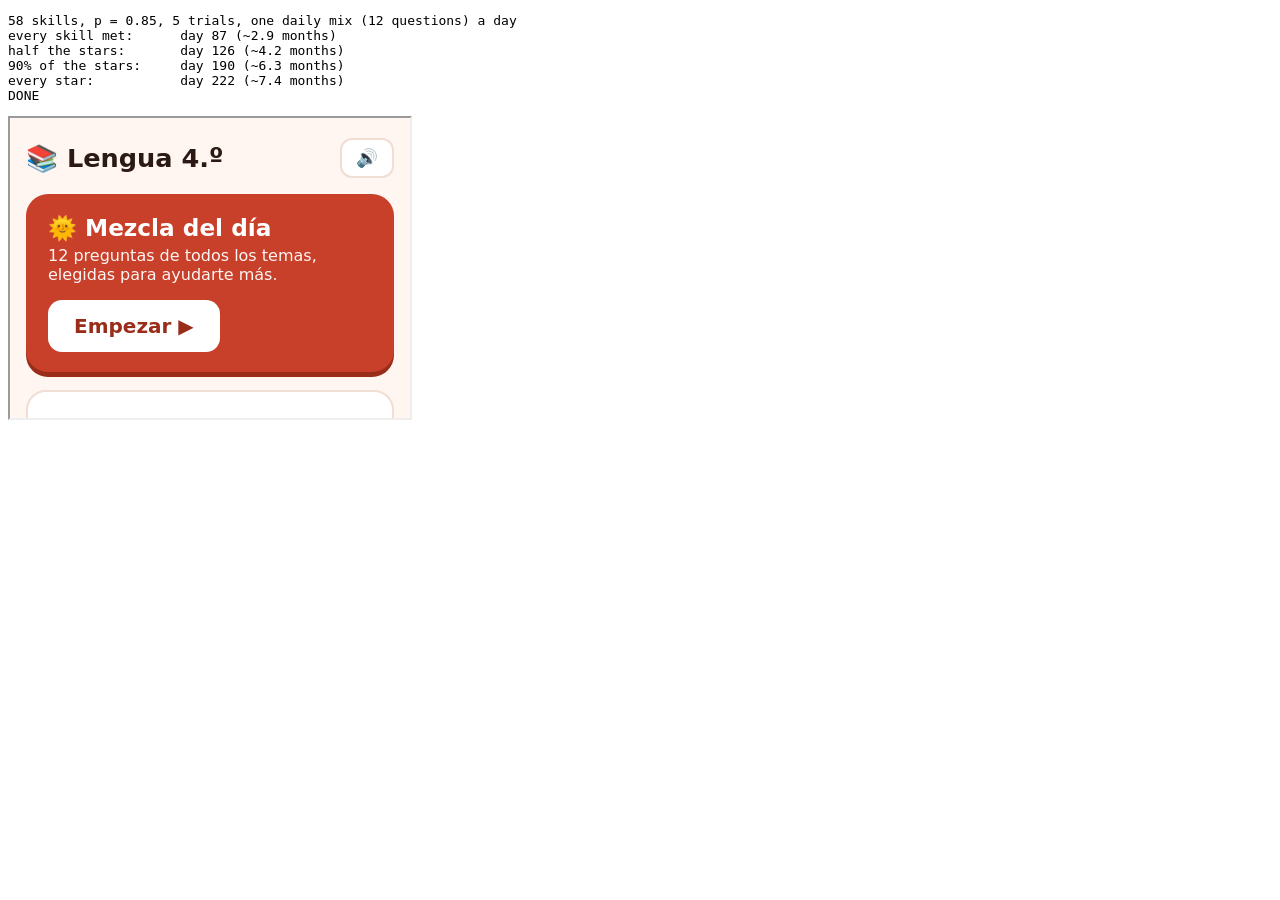
<file: tests/simulate.html>
<!doctype html>
<html lang="es">
<head><meta charset="utf-8"><title>Daily mix simulation</title></head>
<body>
<pre id="out">running…</pre>
<iframe id="f" src="../index.html" style="width:400px;height:300px"></iframe>
<script>
/* How long does the daily mix alone take to cover everything?
   Plays one daily mix per day with the real mix-building code (L4._buildMix) and the real level/star rules
   (L4.prog.mixProgress), with the date moved forward one day at a time. The child gets a question right with
   probability p at level 1, p − 0.05 at level 2 and p − 0.1 at level 3.  Options: ?p=0.85&trials=5&days=730 */
const qs = new URLSearchParams(location.search), P0 = +(qs.get("p") || .85), TRIALS = +(qs.get("trials") || 5), MAXDAYS = +(qs.get("days") || 730);
document.getElementById("f").onload = () => {
  const w = document.getElementById("f").contentWindow, L4 = w.L4, RealDate = w.Date;
  let offset = 0;
  class FakeDate extends RealDate {
    constructor(...a){ if (a.length) super(...a); else super(RealDate.now() + offset); }
    static now(){ return RealDate.now() + offset; }
  }
  w.Date = FakeDate;
  const skills = L4.TOPICS.flatMap(T => T.skills), n = skills.length, P = L4.prog;
  const results = [];
  for (let t = 0; t < TRIALS; t++){
    P.resetAll(); offset = 0;
    const r = { met:null, half:null, ninety:null, all:null };
    for (let day = 1; day <= MAXDAYS; day++){
      offset = day * 864e5;
      for (const q of L4._buildMix()){
        const p = P0 - (q._lv - 1) * .05, ok = Math.random() < p;
        P.record(q._skill, ok, 20000);
        P.mixProgress(q._skill, q._lv, ok, q._name);
      }
      const met = skills.filter(s => (P.peek(s.id) || {}).seen).length, stars = skills.filter(s => (P.peek(s.id) || {}).star).length;
      if (r.met === null && met === n) r.met = day;
      if (r.half === null && stars >= n / 2) r.half = day;
      if (r.ninety === null && stars >= n * .9) r.ninety = day;
      if (stars === n){ r.all = day; break; }
    }
    results.push(r);
  }
  const med = k => { const v = results.map(r => r[k]).filter(x => x !== null).sort((a, b) => a - b); return v.length ? v[Math.floor(v.length / 2)] : "never"; };
  const months = d => typeof d === "number" ? ` (~${(d / 30).toFixed(1)} months)` : "";
  document.getElementById("out").textContent = [
    `${n} skills, p = ${P0}, ${TRIALS} trials, one daily mix (12 questions) a day`,
    `every skill met:      day ${med("met")}${months(med("met"))}`,
    `half the stars:       day ${med("half")}${months(med("half"))}`,
    `90% of the stars:     day ${med("ninety")}${months(med("ninety"))}`,
    `every star:           day ${med("all")}${months(med("all"))}`,
    "DONE"].join("\n");
  P.resetAll();
};
</script>
</body>
</html>
</file>
<file: shared/style.css>
/* Shared look for every page of Lengua 4.º (based on the maths app's style) */
:root{
  --bg:#fff6f1; --card:#ffffff; --ink:#2b1a14; --muted:#7a6259; --accent:#c8402a; --accent-dark:#9a2c1a; --accent-ink:#ffffff;
  --good:#1a8f57; --good-fill:#1a8f57; --good-dark:#126b40; --bad:#d63b3b; --near:#a36500; --line:#f0ddd4; --key:#fbebe3; --key-ink:#2b1a14; --grey:#e7dcd7;
  --gold:#ffe9a8; --gold-ink:#6a4a00;
}
@media (prefers-color-scheme: dark){
  :root{ --bg:#1c1311; --card:#2a1d19; --ink:#f7ece7; --muted:#c0a79d; --accent:#cf4630; --accent-dark:#8e2f1f; --line:#46322b;
         --key:#3a2a24; --key-ink:#f7ece7; --grey:#4a3832; --near:#f0a830; --good:#3cc47f; --bad:#ff6b6b; }
}
*{box-sizing:border-box}
html,body{margin:0;min-height:100%}
body{background:var(--bg);color:var(--ink);font-family:system-ui,-apple-system,"Segoe UI",Roboto,sans-serif;
  -webkit-user-select:none;user-select:none;touch-action:manipulation;-webkit-tap-highlight-color:transparent}
button{font:inherit;color:inherit;cursor:pointer}
a.ghost,a.mode{color:inherit;text-decoration:none}
.screen{display:none;padding:20px 16px 40px;max-width:1100px;margin:0 auto}
.screen.active{display:block}
h1{font-size:clamp(1.6rem,4vw,2.3rem);margin:.2em 0}
h2{font-size:1.25rem;margin:0 0 .6em}
h3{font-size:1.05rem;margin:1.2em 0 .5em}
.muted{color:var(--muted)}
.top{display:flex;align-items:center;justify-content:space-between;gap:12px;flex-wrap:wrap}
.topbtns{display:flex;gap:8px}
.ghost{background:var(--card);border:2px solid var(--line);border-radius:12px;padding:8px 14px;font-size:1.1rem}
.link{background:none;border:none;color:var(--muted);text-decoration:underline;padding:10px 0;margin-top:10px}

/* tiles */
.modes{display:grid;grid-template-columns:repeat(auto-fit,minmax(230px,1fr));gap:14px;margin:18px 0}
.mode{background:var(--card);border:2px solid var(--line);border-radius:20px;padding:20px;text-align:left;display:flex;flex-direction:column;gap:6px;
  box-shadow:0 4px 0 var(--line);transition:transform .08s}
.mode:active{transform:translateY(3px);box-shadow:0 1px 0 var(--line)}
.mode .emoji{font-size:2.4rem}
.mode b{font-size:1.35rem}
.mode small{color:var(--muted);font-size:.95rem;line-height:1.35}
.mode.soon{opacity:.55;box-shadow:none;cursor:default}
.mode.soon:active{transform:none}
.records{display:grid;grid-template-columns:repeat(auto-fit,minmax(150px,1fr));gap:10px}
.rec{background:var(--key);border-radius:14px;padding:12px 14px}
.rec small{display:block;color:var(--muted)}
.rec b{font-size:1.8rem}
.panel{background:var(--card);border:2px solid var(--line);border-radius:20px;padding:18px;margin-top:14px}

/* skill tabs, rule card and levels on topic pages */
.tabs{display:flex;flex-wrap:wrap;gap:8px;padding:4px 2px 8px;margin-top:14px}
.tab{flex:0 0 auto;background:var(--card);border:2px solid var(--line);border-radius:999px;padding:10px 16px;font-weight:700;white-space:nowrap}
.tab.on{background:var(--accent);border-color:var(--accent);color:var(--accent-ink)}
.note{background:var(--gold);color:var(--gold-ink);border-radius:12px;padding:8px 12px;max-width:640px;font-weight:600}
.rule{background:var(--key);border-radius:16px;padding:12px 16px;margin:12px 0 4px;max-width:640px;line-height:1.5;font-size:1.08rem}
.rule summary{cursor:pointer;font-weight:800;font-size:1.1rem}
.rule div{margin-top:8px}
.rule ul{margin:.3em 0;padding-left:1.3em}
.rule b{color:var(--accent)}
.llist{display:grid;gap:12px;margin-top:16px;max-width:560px}
.lbtn{background:var(--card);border:2px solid var(--line);border-radius:18px;padding:16px;display:flex;flex-direction:column;gap:4px;
  align-items:flex-start;text-align:left;box-shadow:0 4px 0 var(--line)}
.lbtn b{font-size:1.25rem}
.lbtn small{color:var(--muted)}
.lbtn:disabled{opacity:.45;cursor:default}

/* play */
.playtop{display:flex;align-items:center;justify-content:space-between;gap:10px;font-weight:700}
#playTitle{text-align:center;flex:1}
#progress{color:var(--muted);min-width:60px;text-align:right}
.playbody{display:flex;flex-direction:column;align-items:center;gap:14px;margin-top:18px;text-align:center}
.q{font-size:clamp(1.3rem,4.2vw,2rem);font-weight:700;line-height:1.35;max-width:34ch}
.q:empty{display:none}
.qpic{display:flex;flex-wrap:wrap;justify-content:center;gap:8px;font-size:clamp(3rem,10vw,5rem);line-height:1.1}
.qpic:empty{display:none}
.answer{display:inline-block;min-width:5em;max-width:100%;font-size:clamp(2rem,7vw,3.4rem);font-weight:800;padding:.08em .4em;border:4px solid var(--accent);
  border-radius:18px;background:var(--card);min-height:1.45em;overflow-wrap:anywhere;letter-spacing:.02em}
.answer.right{border-color:var(--good);color:var(--good)}
.answer.near{border-color:var(--near);color:var(--near)}
.answer.wrong{border-color:var(--bad);color:var(--bad)}
.answer .caret{display:inline-block;width:.08em;height:1em;background:var(--accent);vertical-align:-.12em;margin-left:.03em;animation:blink 1s steps(1) infinite}
.answer.right .caret,.answer.near .caret,.answer.wrong .caret{display:none}
@keyframes blink{50%{opacity:0}}
.answer .slot{display:inline-block;min-width:.7em;border-bottom:.1em solid var(--accent);color:var(--accent);line-height:1.1}
.answer .slot.none{min-width:.35em}
.answer .slot.right{color:var(--good);border-color:var(--good)}
.sayBtn{font-size:clamp(2.4rem,7vw,3.4rem);background:var(--gold);color:var(--gold-ink);border:none;border-radius:20px;padding:.1em .5em;box-shadow:0 4px 0 var(--line)}
.answer .slot.wrongpick{color:var(--bad);border-color:var(--bad)}
.answer .fix{color:var(--good);font-size:.7em}
.feedback{min-height:1.6em;font-size:clamp(1.15rem,3.2vw,1.6rem);font-weight:700;line-height:1.4;max-width:40ch}
.feedback:empty{min-height:0}
.feedback.good{color:var(--good)}
.feedback.near{color:var(--near)}
.feedback.bad{color:var(--bad)}
.feedback b{color:var(--ink)}
#cont:empty{display:none}
.choices{display:grid;gap:12px;width:100%;max-width:440px}
.choices:empty{display:none}
.choices.row{grid-template-columns:repeat(auto-fit,minmax(90px,1fr));max-width:520px}
.choice{min-height:72px;font-size:1.6rem;font-weight:700;border:3px solid var(--line);border-radius:16px;background:var(--key);color:var(--key-ink);box-shadow:0 4px 0 var(--line)}
.choice:disabled{cursor:default}
.choice.right{border-color:var(--good);background:#a6e5c1;color:#0d5a33}
.choice.wrongpick{border-color:var(--bad);background:#f7c3c3;color:#7a1d1d}
.choice.check{background:var(--good-fill);color:#fff;border-color:var(--good-fill);box-shadow:0 4px 0 var(--good-dark)}

/* tap words in a sentence */
.board{width:100%;max-width:820px}
.board:empty{display:none}
.sentence{display:flex;flex-wrap:wrap;justify-content:center;align-items:baseline;gap:10px 8px;font-size:clamp(1.4rem,4vw,2rem);font-weight:600;line-height:1.3}
.word{border:3px solid var(--line);background:var(--card);border-radius:12px;padding:.12em .4em;font-weight:600;box-shadow:0 3px 0 var(--line)}
.word.on{background:var(--accent);border-color:var(--accent);color:var(--accent-ink)}
.word.right{background:#a6e5c1;border-color:var(--good);color:#0d5a33}
.word.missed{border-color:var(--good);border-style:dashed}
.word.wrongpick{background:#f7c3c3;border-color:var(--bad);color:#7a1d1d}
.word:disabled{cursor:default}
.mark{margin-left:-6px;font-weight:800}

/* put cards in order */
.built{min-height:3.4em;display:flex;flex-wrap:wrap;justify-content:center;align-items:center;gap:8px;padding:10px;border:3px dashed var(--accent);
  border-radius:18px;background:var(--card);margin-bottom:14px}
.built.tight{gap:3px}
.built.right{border-style:solid;border-color:var(--good)}
.built.wrong{border-style:solid;border-color:var(--bad)}
.built .hint{font-size:1.1rem}
.pool{display:flex;flex-wrap:wrap;justify-content:center;gap:10px}
.card{font-size:clamp(1.3rem,3.6vw,1.8rem);font-weight:700;border:3px solid var(--line);background:var(--key);color:var(--key-ink);border-radius:14px;
  padding:.25em .6em;min-width:2.2em;box-shadow:0 3px 0 var(--line)}
.card.on{background:var(--card);border-color:var(--accent)}
.card:disabled{cursor:default}
.ghostcard{visibility:hidden}

/* Spanish keyboard */
.kbd{width:100%;max-width:760px;display:flex;flex-direction:column;gap:7px;margin-top:4px}
.krow,.kxtra{display:flex;gap:6px;justify-content:center}
.kxtra:empty{display:none}
.kbd button{flex:1 1 0;min-width:0;height:clamp(50px,7.2vh,64px);font-size:clamp(1.25rem,3.4vw,1.7rem);font-weight:700;border:none;border-radius:12px;
  background:var(--key);color:var(--key-ink);box-shadow:0 3px 0 var(--line);padding:0}
.kbd button.down{transform:translateY(2px);box-shadow:0 1px 0 var(--line)}
.kbd .kxtra button{flex:0 0 clamp(50px,9vw,72px);background:var(--gold);color:var(--gold-ink)}
.kbd .k-shift,.kbd .k-del{flex-grow:1.5}
.kbd .k-shift.on{background:var(--accent);color:var(--accent-ink)}
.kbd .k-acute,.kbd .k-diaer{flex-grow:1;background:var(--gold);color:var(--gold-ink);font-size:clamp(2.4rem,6vw,3.2rem);line-height:1;padding-top:.3em}
.kbd button.lit{background:var(--gold);color:var(--gold-ink);outline:3px solid var(--accent)}
.kbd .k-acute.on,.kbd .k-diaer.on{background:var(--accent);color:var(--accent-ink)}
.kbd .k-space{flex-grow:4;font-size:1.1rem}
.kbd .k-ok{flex-grow:3;background:var(--good-fill);color:#fff;box-shadow:0 3px 0 var(--good-dark);font-size:1.15rem}

/* results */
.res{text-align:center;max-width:720px;margin:0 auto}
.bigscore{font-size:clamp(3.5rem,12vw,6rem);font-weight:800;color:var(--accent);margin:.1em 0}
.chips{display:flex;flex-wrap:wrap;gap:10px;justify-content:center}
.chip{background:var(--card);border:2px solid var(--line);border-radius:14px;padding:8px 14px;display:flex;flex-direction:column}
.chip b{font-size:1.25rem}
.chip small{color:var(--muted)}
.btnrow{display:flex;flex-wrap:wrap;gap:12px;justify-content:center;margin-top:26px}
.btn{background:var(--card);border:2px solid var(--line);border-radius:14px;padding:14px 22px;font-size:1.15rem;font-weight:700}
.btn.primary{background:var(--accent);border-color:var(--accent);color:var(--accent-ink)}

/* confetti */
.confetti{position:fixed;inset:0;pointer-events:none;overflow:hidden;z-index:10}
.confetti span{position:absolute;top:-50px;animation:fall 2.6s ease-in forwards}
@keyframes fall{to{transform:translateY(110vh) rotate(540deg)}}
.q .hint{letter-spacing:.18em;white-space:nowrap}
.q .vv{color:var(--accent);text-decoration:underline;text-underline-offset:.15em}
.answer.long{font-size:clamp(1.4rem,4.6vw,2.2rem)}
.q b{color:var(--accent)}

/* place punctuation */
.psentence{display:flex;flex-wrap:wrap;justify-content:center;align-items:center;gap:4px 2px;font-size:clamp(1.4rem,4vw,2rem);font-weight:600;line-height:1.3}
.pword{padding:0 .05em}
.gapbtn{min-width:1.4em;height:1.6em;border:2px dashed var(--line);border-radius:10px;background:transparent;padding:0 .15em;display:inline-flex;align-items:center;justify-content:center;font-size:1em;font-weight:800}
.gapbtn i{display:block;width:.25em;height:.25em;border-radius:50%;background:var(--muted);opacity:.5}
.gapbtn.full{border-style:solid;border-color:var(--accent);background:var(--card)}
.gapbtn:disabled{cursor:default}
.pm{color:var(--accent)}
.pm.right{color:var(--good)}
.pm.wrongpick{color:var(--bad);text-decoration:line-through}
.pm.missed{color:var(--good);border-bottom:3px dashed var(--good)}
.marks{display:flex;gap:10px;justify-content:center;flex-wrap:wrap}
.markbtn{min-width:64px;height:64px;font-size:2rem;font-weight:800;border:3px solid var(--line);border-radius:16px;background:var(--key);color:var(--key-ink);box-shadow:0 4px 0 var(--line)}
.markbtn.on{background:var(--accent);border-color:var(--accent);color:var(--accent-ink)}
.choices .hint{margin:0;text-align:center}
.qpic .entry{font-size:clamp(1.05rem,3vw,1.3rem);line-height:1.5;text-align:left;max-width:640px;background:var(--card);border:2px solid var(--line);border-left:6px solid var(--accent);border-radius:12px;padding:10px 14px}
.qpic .entry span{display:block}
/* long cards (sentences, parts of a story) and reading texts */
.card.long{font-size:clamp(1rem,2.6vw,1.2rem);font-weight:600;text-align:left;line-height:1.4;max-width:100%;padding:.5em .8em}
.built:has(.card.long),.pool:has(.card.long){flex-direction:column;align-items:stretch}
.qpic .texto{font-size:clamp(1.05rem,3vw,1.3rem);line-height:1.55;text-align:left;max-width:680px;background:var(--card);border:2px solid var(--line);border-radius:14px;padding:12px 18px}
.qpic .texto p{margin:.35em 0}
.qpic .texto p.hl{background:var(--gold);color:var(--gold-ink);border-radius:8px;padding:2px 6px;font-weight:700}
.qpic .texto p.tit{font-weight:800;font-size:1.1em}
</file>
